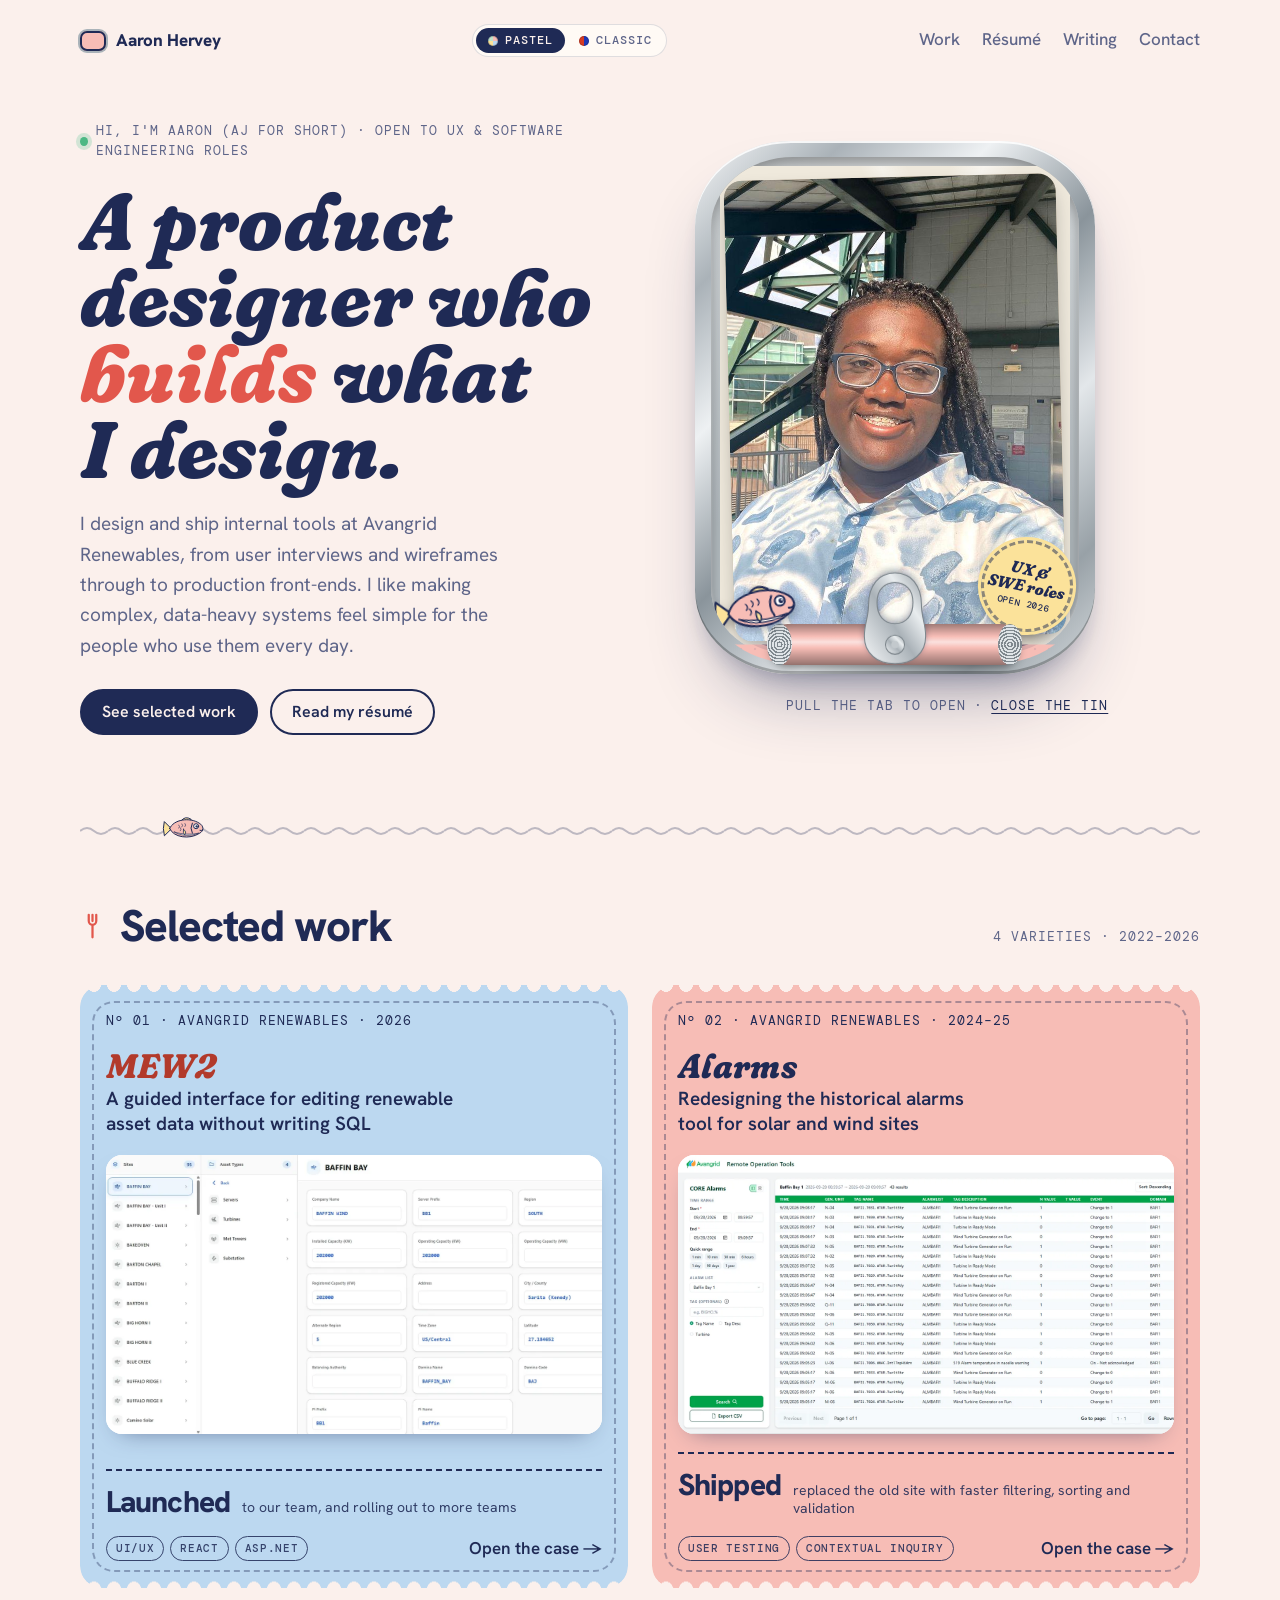
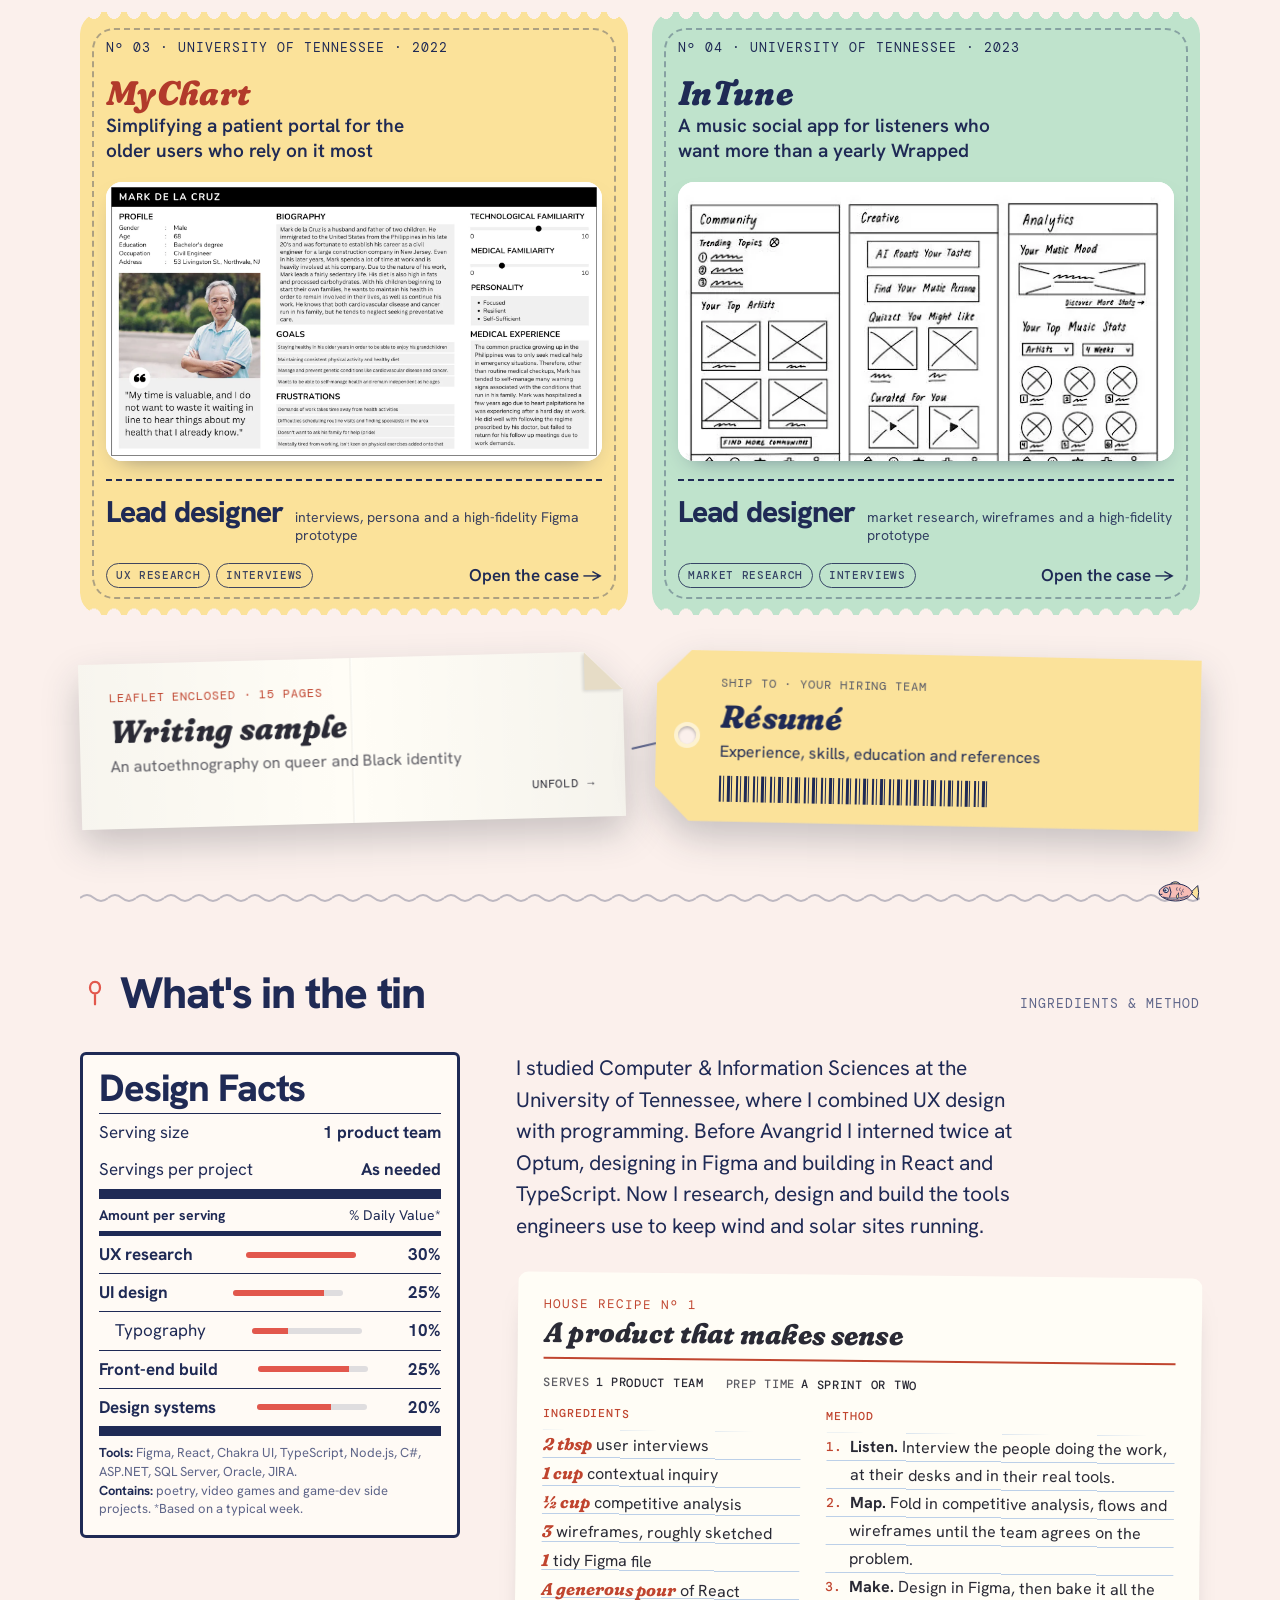
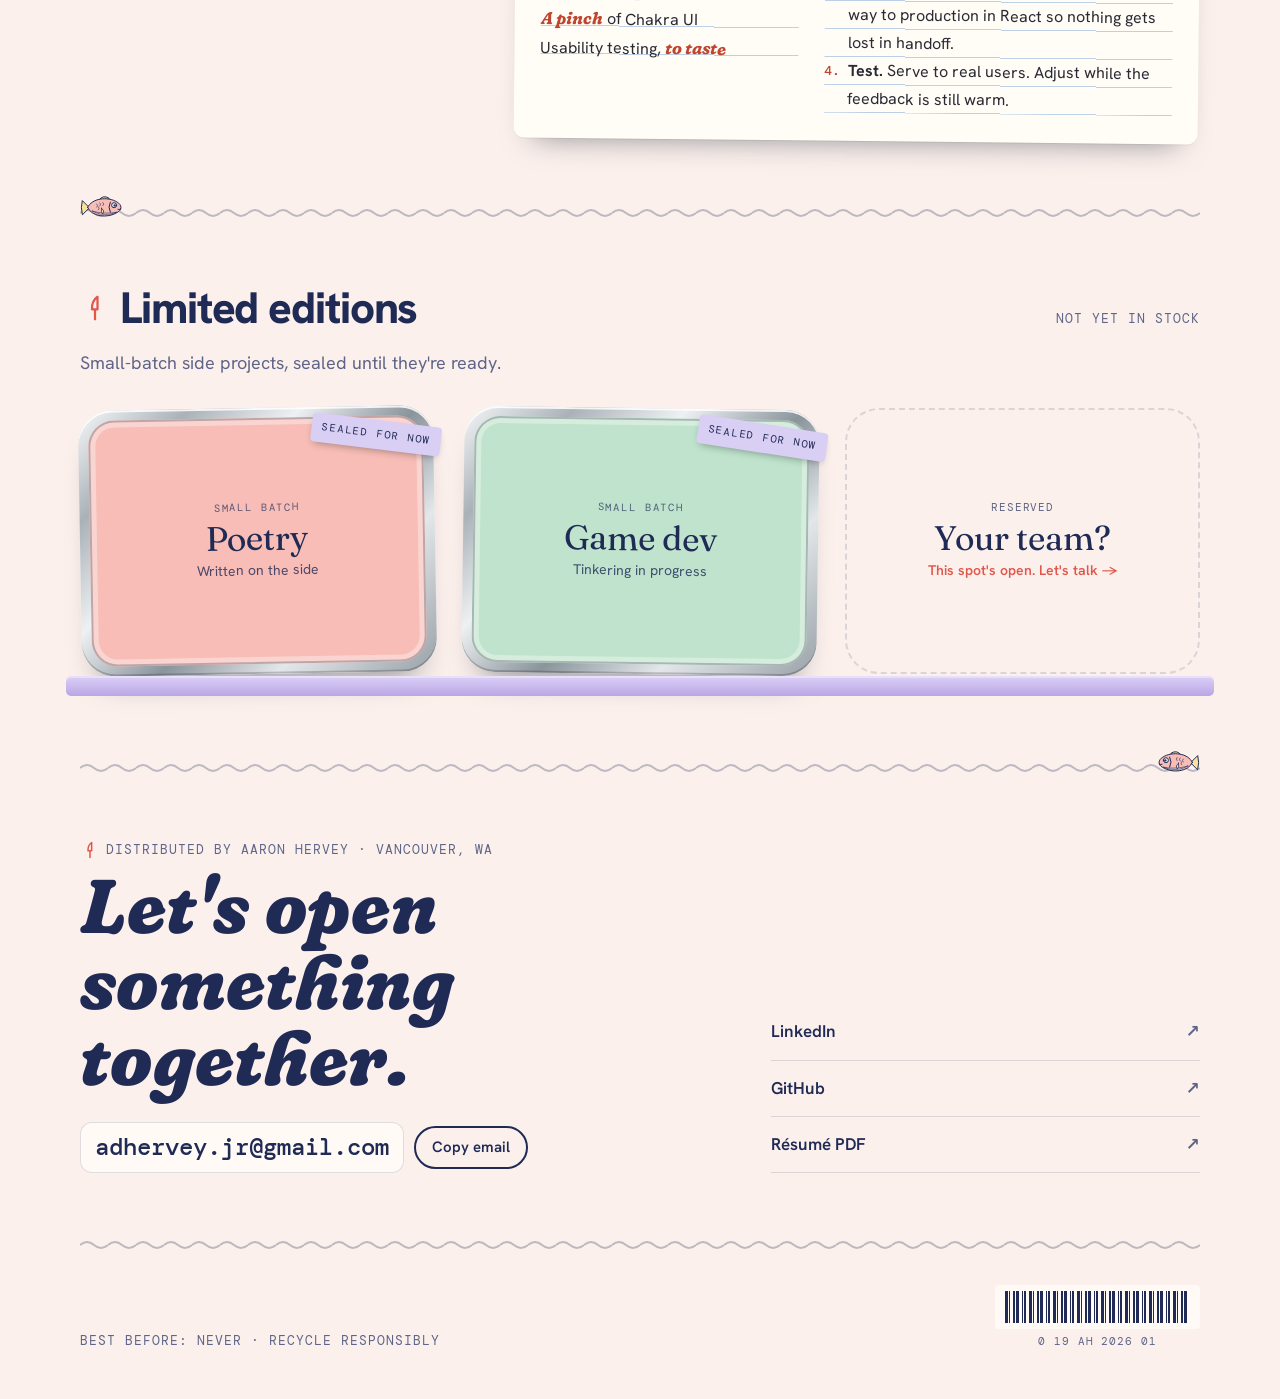
<file: index.html>
<!doctype html>
<html lang="en">
<head>
<meta charset="utf-8">
<meta name="viewport" content="width=device-width, initial-scale=1, viewport-fit=cover">
<title>Aaron Hervey</title>
<meta name="description" content="Aaron (Aj) Hervey is a product designer and software engineer who builds what they design: UX research, interface design and React front-ends for data-heavy tools.">
<link rel="icon" href="favicon.svg" type="image/svg+xml">
<link rel="apple-touch-icon" href="apple-touch-icon.png">
<meta name="theme-color" content="#FBF0EC">
<!-- Link previews. SITE_URL must be the live address; update it if the site moves. -->
<meta property="og:type" content="website">
<meta property="og:site_name" content="Aaron Hervey">
<meta property="og:title" content="Aaron Hervey · Product Designer">
<meta property="og:description" content="A product designer and software engineer who builds what I design. Case studies, résumé and writing, packed in a tin.">
<meta property="og:url" content="https://ahervey.dev/">
<meta property="og:image" content="https://ahervey.dev/og-image.png">
<meta property="og:image:width" content="1200">
<meta property="og:image:height" content="630">
<meta property="og:image:alt" content="Aaron Hervey's photo inside an open sardine tin, beside the line: a product designer who builds what I design.">
<meta name="twitter:card" content="summary_large_image">
<!-- Visit counts: put your GoatCounter code here (e.g. "ahervey") to turn them on. -->
<meta name="goatcounter" content="ahervey">
<link rel="preconnect" href="https://fonts.googleapis.com">
<link rel="preconnect" href="https://fonts.gstatic.com" crossorigin>
<link rel="stylesheet" href="https://fonts.googleapis.com/css2?family=Fraunces:ital,opsz,wght,SOFT,WONK@1,9..144,700..900,0..100,0..1&family=Shrikhand&family=Hanken+Grotesk:wght@400;500;600;700;800&family=DM+Mono:wght@400;500&display=swap">
<link rel="stylesheet" href="styles.css?v=202610020926">
<link rel="stylesheet" href="theme-pastel.css?v=202610020926" id="pastel-css">
<script>try{if(localStorage.getItem('tin-style')==='classic'){document.getElementById('pastel-css').disabled=true;document.documentElement.dataset.style='classic'}}catch(e){}</script>
</head>
<body>
<a class="skip" href="#main">Skip to content</a>
<svg class="sprite" aria-hidden="true" focusable="false">
  <symbol id="fish" viewBox="0 0 120 70">
    <g stroke-linecap="round" stroke-linejoin="round" style="stroke:var(--fish-line);stroke-width:2.6">
      <path d="M24 35 L6 17 Q1 35 6 53 Z" style="fill:var(--fish-fin)"/>
      <path d="M50 15 Q60 1 76 11 L72 16 Z" style="fill:var(--fish-fin)"/>
      <path d="M20 35 C30 11 72 5 97 21 C109 28 111 41 97 48 C72 64 30 59 20 35 Z" style="fill:var(--fish-body)"/>
      <path d="M32 44 C48 55 76 56 96 47 C78 51 52 51 32 44 Z" style="fill:var(--fish-belly);stroke-width:1.6"/>
      <path d="M79 21 Q72 34 79 47" fill="none"/>
      <path d="M56 37 Q66 44 59 52 Q54 46 56 37 Z" style="fill:var(--fish-fin);stroke-width:2"/>
      <path d="M44 26 q4 4 0 8 M52 23 q4 4 0 8 M60 22 q4 4 0 8 M48 33 q4 4 0 8" fill="none" style="stroke-width:1.6"/>
      <circle cx="89" cy="29" r="6.5" style="fill:var(--fish-eye,#fff)"/>
      <circle cx="90.5" cy="29.5" r="3.2" style="fill:var(--fish-line);stroke:none"/>
      <circle cx="91.7" cy="28.2" r="1.1" style="fill:#fff;stroke:none"/>
      <path d="M99 40 Q103 42 106 38" fill="none"/>
    </g>
  </symbol>
  <symbol id="fork" viewBox="0 0 24 24"><path d="M7 3v5a3 3 0 0 0 6 0V3M10 3v5M10 11v10" fill="none" stroke="currentColor" stroke-width="1.8" stroke-linecap="round" stroke-linejoin="round"/></symbol>
  <symbol id="spoon" viewBox="0 0 24 24"><path d="M12 3c-2.6 0-4 2.3-4 4.8S9.6 12.3 12 12.3s4-1.9 4-4.5S14.6 3 12 3zM12 12.3V21" fill="none" stroke="currentColor" stroke-width="1.8" stroke-linecap="round" stroke-linejoin="round"/></symbol>
  <symbol id="knife" viewBox="0 0 24 24"><path d="M14 3c-3.5 2.5-4.6 6.5-4.4 10H14zM12 13v8" fill="none" stroke="currentColor" stroke-width="1.8" stroke-linecap="round" stroke-linejoin="round"/></symbol>
</svg>
<div class="wrap">
  <nav aria-label="Main">
    <a class="brand" href="#top"><i></i>Aaron Hervey</a>
    <div class="style-switch" role="group" aria-label="Packaging style">
      <button type="button" data-style="pastel" aria-pressed="true"><i></i>Pastel</button>
      <button type="button" data-style="classic" aria-pressed="false"><i></i>Classic</button>
    </div>
    <div class="nav-links">
      <a href="#work" data-cases="mew2 oracle mychart intune">Work</a>
      <a href="#resume">Résumé</a>
      <a href="#writing">Writing</a>
      <a href="#contact">Contact</a>
    </div>
  </nav>

  <!-- ===================== HOME ===================== -->
  <main id="main" tabindex="-1">
  <div data-view="home">
    <header class="hero" id="top">
      <div class="hero-copy">
        <span class="status mono"><b></b>Hi, I'm Aaron (Aj for short) · Open to UX &amp; software engineering roles</span>
        <h1>A product designer who <em>builds</em> what I design.</h1>
        <p class="lede">I design and ship internal tools at Avangrid Renewables, from user interviews and wireframes through to production front-ends. I like making complex, data-heavy systems feel simple for the people who use them every day.</p>
        <div class="ctas">
          <a class="btn primary" href="#work">See selected work</a>
          <a class="btn" href="#resume">Read my résumé</a>
        </div>
      </div>
      <div>
        <div class="stage" id="stage">
          <div class="tin" id="tin">
            <div class="tray">
              <div class="liner"></div>
              <svg class="tray-fish" aria-hidden="true"><use href="#fish"/></svg>
              <div class="photo"><img src="img/aj.jpg" alt="Aaron Hervey smiling in glasses and a blue patterned shirt" width="660" height="880" decoding="async" fetchpriority="high"></div>
              <div class="sticker" aria-hidden="true">UX &amp;<br>SWE roles<small>Open 2026</small></div>
            </div>
            <div class="lid-wrap">
              <div class="lid-clip">
                <div class="lid" id="lid" aria-hidden="true">
                  <i class="emboss" aria-hidden="true"></i>
                  <div class="sparkles"><i style="top:18%;left:12%">✦</i><i style="top:30%;right:12%;font-size:13px">✦</i><i style="top:66%;left:14%;font-size:12px">✦</i><i style="top:70%;right:15%">✦</i></div>
                  <span class="mono est">Est. 2019 · Knoxville, TN</span>
                  <svg class="arch" viewBox="0 0 260 46" aria-hidden="true"><path id="lid-arc" d="M14 42 A270 270 0 0 1 246 42" fill="none"/><text><textPath href="#lid-arc" startOffset="50%" text-anchor="middle">Est. 2019 · Knoxville, TN</textPath></text></svg>
                  <div class="lid-mid">
                    <span class="mono" style="color:var(--print-cream);opacity:.8">Finest quality</span>
                    <div class="lid-name">Aaron<br>Hervey</div>
                    <span class="banner">Product Design</span>
                    <div class="school">
                      <svg viewBox="0 0 24 24"><path d="M5 2l14 11-6.2.9 3.7 7.4-2.8 1.4-3.7-7.5L5 19z" fill="currentColor"/></svg>
                      <svg viewBox="0 0 24 24"><path d="M5 2l14 11-6.2.9 3.7 7.4-2.8 1.4-3.7-7.5L5 19z" fill="currentColor"/></svg>
                      <svg viewBox="0 0 24 24"><path d="M5 2l14 11-6.2.9 3.7 7.4-2.8 1.4-3.7-7.5L5 19z" fill="currentColor"/></svg>
                    </div>
                  </div>
                  <span class="mono">Designed &amp; built in Vancouver, WA</span>
                </div>
              </div>
              <div class="roll">
                <div class="key" id="key" role="slider" tabindex="0" aria-label="Tin lid" aria-valuemin="0" aria-valuemax="100" aria-valuenow="0" aria-valuetext="Closed">
                  <span class="stem"></span><span class="ring"></span>
                </div>
                <div class="pull-ring" id="pull-ring" role="slider" tabindex="0" aria-label="Tin lid pull tab" aria-valuemin="0" aria-valuemax="100" aria-valuenow="0" aria-valuetext="Closed">
                  <svg viewBox="0 0 70 90" aria-hidden="true"><defs><linearGradient id="tab-metal" x1="0" y1="0" x2="1" y2="1"><stop offset="0" stop-color="#f6f8f9"/><stop offset=".45" stop-color="#aab2b8"/><stop offset=".7" stop-color="#e9edef"/><stop offset="1" stop-color="#8a939a"/></linearGradient></defs><path fill-rule="evenodd" fill="url(#tab-metal)" stroke="#7d868c" d="M35 2C52 2 64 12 64 28c0 12-4 18-4 30 0 18-10 30-25 30S10 76 10 58c0-12-4-18-4-30C6 12 18 2 35 2zm0 38c-11 0-17 8-17 20s7 19 17 19 17-7 17-19-6-20-17-20z"/><circle cx="35" cy="20" r="9" fill="url(#tab-metal)" stroke="#7d868c"/><circle cx="35" cy="20" r="3.5" fill="#c3c9cd"/></svg>
                </div>
              </div>
            </div>
          </div>
        </div>
        <p class="hint mono"><span class="hint-key">Drag the key to open</span><span class="hint-tab">Pull the tab to open</span> · <button type="button" id="toggle">Open the tin</button></p>
      </div>
    </header>

    <section class="home-sec" id="work">
      <div class="sec-head"><h2><svg class="utensil" aria-hidden="true"><use href="#fork"/></svg>Selected work</h2><span class="mono">4 varieties · 2022–2026</span></div>
      <div class="varieties">
        <a class="variety v-blue" href="#mew2">
          <span class="mono">Nº 01 · Avangrid Renewables · 2026</span>
          <div><div class="flavor">MEW2</div><h3>A guided interface for editing renewable asset data without writing SQL</h3></div>
          <div class="thumb"><img src="img/mew2_5.webp" alt="MEW2 data explorer showing the Baffin Bay wind farm and its attributes" loading="lazy" width="1600" height="706" decoding="async"></div>
          <div class="result"><strong>Launched</strong><span>to our team, and rolling out to more teams</span></div>
          <div class="v-foot"><div class="tags"><span>UI/UX</span><span>React</span><span>ASP.NET</span></div><b>Open the case →</b></div>
        </a>
        <a class="variety v-red" href="#oracle">
          <span class="mono">Nº 02 · Avangrid Renewables · 2024–25</span>
          <div><div class="flavor">Alarms</div><h3>Redesigning the historical alarms tool for solar and wind sites</h3></div>
          <div class="thumb"><img src="img/oracle_2.webp" alt="Redesigned CORE Alarms results table with a query panel on the left" loading="lazy" width="1600" height="792" decoding="async"></div>
          <div class="result"><strong>Shipped</strong><span>replaced the old site with faster filtering, sorting and validation</span></div>
          <div class="v-foot"><div class="tags"><span>User testing</span><span>Contextual inquiry</span></div><b>Open the case →</b></div>
        </a>
        <a class="variety v-butter" href="#mychart">
          <span class="mono">Nº 03 · University of Tennessee · 2022</span>
          <div><div class="flavor">MyChart</div><h3>Simplifying a patient portal for the older users who rely on it most</h3></div>
          <div class="thumb"><img src="img/mychart_0.webp" alt="User persona for Mark de la Cruz, a 68-year-old retired engineer" loading="lazy" width="1600" height="900" decoding="async"></div>
          <div class="result"><strong>Lead designer</strong><span>interviews, persona and a high-fidelity Figma prototype</span></div>
          <div class="v-foot"><div class="tags"><span>UX research</span><span>Interviews</span></div><b>Open the case →</b></div>
        </a>
        <a class="variety v-green" href="#intune">
          <span class="mono">Nº 04 · University of Tennessee · 2023</span>
          <div><div class="flavor">InTune</div><h3>A music social app for listeners who want more than a yearly Wrapped</h3></div>
          <div class="thumb"><img src="img/intune_1.webp" alt="Hand-drawn wireframes for InTune's community, creative and analytics screens" loading="lazy" width="512" height="320" decoding="async"></div>
          <div class="result"><strong>Lead designer</strong><span>market research, wireframes and a high-fidelity prototype</span></div>
          <div class="v-foot"><div class="tags"><span>Market research</span><span>Interviews</span></div><b>Open the case →</b></div>
        </a>
      </div>
      <div class="shelf">
        <a class="shelf-item shelf-leaflet" href="#writing">
          <div class="leaflet-face">
            <span class="mono">Leaflet enclosed · 15 pages</span>
            <b class="shelf-title">Writing sample</b>
            <span class="shelf-sub">An autoethnography on queer and Black identity</span>
            <span class="mono shelf-cta">Unfold →</span>
          </div>
        </a>
        <a class="shelf-item shelf-tag" href="#resume">
          <div class="tag-face">
            <i class="tag-hole" aria-hidden="true"></i>
            <span class="mono">Ship to · Your hiring team</span>
            <b class="shelf-title">Résumé</b>
            <span class="shelf-sub">Experience, skills, education and references</span>
            <i class="rc-bars" aria-hidden="true"></i>
          </div>
        </a>
      </div>
    </section>

    <section class="home-sec" id="about">
      <div class="sec-head"><h2><svg class="utensil" aria-hidden="true"><use href="#spoon"/></svg>What's in the tin</h2><span class="mono">Ingredients &amp; method</span></div>
      <div class="facts-grid">
        <div>
          <div class="facts" role="group" aria-label="Design facts">
            <h3>Design Facts</h3>
            <div class="row plain"><span>Serving size</span><b>1 product team</b></div>
            <div class="row thick"><span>Servings per project</span><b>As needed</b></div>
            <div class="row mid"><b>Amount per serving</b><span>% Daily Value*</span></div>
            <div class="row"><b class="label">UX research</b><span class="meter"><i style="width:100%"></i></span><b>30%</b></div>
            <div class="row"><b class="label">UI design</b><span class="meter"><i style="width:83%"></i></span><b>25%</b></div>
            <div class="row"><span class="label ind">Typography</span><span class="meter"><i style="width:33%"></i></span><b>10%</b></div>
            <div class="row"><b class="label">Front-end build</b><span class="meter"><i style="width:83%"></i></span><b>25%</b></div>
            <div class="row thick"><b class="label">Design systems</b><span class="meter"><i style="width:67%"></i></span><b>20%</b></div>
            <small><b>Tools:</b> Figma, React, Chakra UI, TypeScript, Node.js, C#, ASP.NET, SQL Server, Oracle, JIRA.<br><b>Contains:</b> poetry, video games and game-dev side projects. *Based on a typical week.</small>
          </div>
        </div>
        <div>
          <p class="about">I studied Computer &amp; Information Sciences at the University of Tennessee, where I combined UX design with programming. Before Avangrid I interned twice at Optum, designing in Figma and building in React and TypeScript. Now I research, design and build the tools engineers use to keep wind and solar sites running.</p>
          <section class="card recipe-card" aria-label="House recipe">
            <header><span class="mono">House recipe Nº 1</span><h3>A product that makes sense</h3></header>
            <dl class="card-meta"><div><dt>Serves</dt><dd>1 product team</dd></div><div><dt>Prep time</dt><dd>A sprint or two</dd></div></dl>
            <div class="recipe-cols">
              <div>
                <h4 class="mono">Ingredients</h4>
                <ul class="ingredients">
                  <li><b>2 tbsp</b> user interviews</li>
                  <li><b>1 cup</b> contextual inquiry</li>
                  <li><b>½ cup</b> competitive analysis</li>
                  <li><b>3</b> wireframes, roughly sketched</li>
                  <li><b>1</b> tidy Figma file</li>
                  <li><b>A generous pour</b> of React</li>
                  <li><b>A pinch</b> of Chakra UI</li>
                  <li>Usability testing, <b>to taste</b></li>
                </ul>
              </div>
              <div>
                <h4 class="mono">Method</h4>
                <ol class="method">
                  <li><b>Listen.</b> Interview the people doing the work, at their desks and in their real tools.</li>
                  <li><b>Map.</b> Fold in competitive analysis, flows and wireframes until the team agrees on the problem.</li>
                  <li><b>Make.</b> Design in Figma, then bake it all the way to production in React so nothing gets lost in handoff.</li>
                  <li><b>Test.</b> Serve to real users. Adjust while the feedback is still warm.</li>
                </ol>
              </div>
            </div>
          </section>
        </div>
      </div>
    </section>
    <section class="home-sec" id="editions">
      <div class="sec-head"><h2><svg class="utensil" aria-hidden="true"><use href="#knife"/></svg>Limited editions</h2><span class="mono">Not yet in stock</span></div>
      <p class="editions-intro">Small-batch side projects, sealed until they're ready.</p>
      <div class="editions">
        <div class="mini-tin t-pink">
          <div class="mini-lid"><span class="mono">Small batch</span><b>Poetry</b><span class="mini-sub">Written on the side</span></div>
          <span class="seal mono">Sealed for now</span>
        </div>
        <div class="mini-tin t-mint">
          <div class="mini-lid"><span class="mono">Small batch</span><b>Game dev</b><span class="mini-sub">Tinkering in progress</span></div>
          <span class="seal mono">Sealed for now</span>
        </div>
        <a class="mini-tin t-open" href="#contact">
          <div class="mini-lid"><span class="mono">Reserved</span><b>Your team?</b><span class="mini-sub">This spot's open. Let's talk →</span></div>
        </a>
      </div>
    </section>
  </div>

  <!-- ===================== MEW2 ===================== -->
  <article data-view="mew2" data-title="MEW2 Web Interface" hidden>
    <a class="back-link mono" href="#work">← All work</a>
    <header class="case-hero v-blue">
      <span class="mono">Nº 01 · Avangrid Renewables · June – August 2026</span>
      <div class="flavor">MEW2</div>
      <h1>A guided interface for editing renewable asset data without writing SQL</h1>
      <p class="summary">MEW2 sits on top of our SQL Server databases so teams across Avangrid can maintain sites, devices and certificates through forms and a browsable tree instead of raw queries.</p>
    </header>
    <dl class="glance">
      <div><dt>Role</dt><dd>Designer &amp; developer (solo)</dd></div>
      <div><dt>Timeline</dt><dd>June – August 2026</dd></div>
      <div><dt>Collaborators</dt><dd>My manager</dd></div>
      <div><dt>Tools</dt><dd>React, Chakra UI, ASP.NET, Entity Framework, SQL Server</dd></div>
      <div class="outcome"><dt>Outcome</dt><dd>Launched to our team. It replaces direct SQL edits with a guided interface and is rolling out to more teams.</dd></div>
    </dl>
    <div class="case-body">
      <aside class="toc" aria-label="Contents"><span class="mono">Contents</span></aside>
      <div>
        <section class="case-sec" data-toc="Overview">
          <h2>Overview</h2>
          <div class="prose">
            <p>I was asked to build a website that works as an interface to our SQL Server, so people could change the database without touching SQL. The goal was to let several teams across the company maintain and update our renewable inventory and its data themselves.</p>
            <p>I was both the designer and the developer. I built an ASP.NET back-end that uses Entity Framework to make changes without raw SQL, and a React front-end with four main areas:</p>
            <ul>
              <li><b>Farms:</b> our renewable sites and all of their devices.</li>
              <li><b>Certificates:</b> the certificates tied to each site.</li>
              <li><b>History:</b> what was created or modified, by whom and when.</li>
              <li><b>Asset management:</b> forms for creating new devices of each type directly in the database.</li>
            </ul>
          </div>
          <div class="chips"><span>Website</span><span>C# / ASP.NET back-end</span><span>React front-end</span></div>
          <section class="card recipe-card case-recipe" aria-label="Recipe for MEW2, from scratch">
            <header><span class="mono">Recipe card · Nº 01</span><h3>MEW2, from scratch</h3></header>
            <dl class="card-meta"><div><dt>Serves</dt><dd>Teams across Avangrid</dd></div><div><dt>Prep time</dt><dd>3 months</dd></div></dl>
            <div class="recipe-cols">
              <div>
                <h4 class="mono">Ingredients</h4>
                <ul class="ingredients">
                  <li><b>1 cup</b> competitive analysis (Dribbble &amp; Contra)</li>
                  <li><b>2 tbsp</b> manager feedback, every iteration</li>
                  <li><b>1</b> ASP.NET back-end</li>
                  <li><b>A splash</b> of Entity Framework</li>
                  <li>React &amp; Chakra UI, <b>to taste</b></li>
                  <li><b>2</b> Miller columns, no more</li>
                </ul>
              </div>
              <div>
                <h4 class="mono">Method</h4>
                <ol class="method">
                  <li><b>Study.</b> Compare dashboards that hold lots of nested data.</li>
                  <li><b>Sketch.</b> A sidebar of sites that opens into their devices.</li>
                  <li><b>Build.</b> Edits that wait in a pending-changes panel until you commit.</li>
                  <li><b>Review.</b> Walk each build through with my manager, then iterate.</li>
                </ol>
              </div>
            </div>
          </section>
        </section>

        <section class="case-sec" data-toc="The problem">
          <h2>The problem</h2>
          <div class="problem">
            <span class="mono">Key question</span>
            <q>What's the best way to display and surface this information?</q>
            <p>Every designer wrestles with how an interface should look, but here the bigger question was how to surface a lot of information so it makes sense to a first-time user. That mattered most on the Farms page, which holds sites, turbines, pads and many other devices.</p>
          </div>
        </section>

        <section class="case-sec" data-toc="Research">
          <h2>Research</h2>
          <div class="prose">
            <h3>Competitive analysis</h3>
            <p>MEW2 is an asset management dashboard, so I started by studying similar dashboards on Dribbble and Contra. I looked at how they organize large amounts of information and how people move between a high-level overview and specific details.</p>
            <p>One pattern kept coming up: a persistent sidebar for hierarchical navigation. I adapted it so the sidebar lists each site, and clicking a site opens its child items. People can start at the top level and narrow down to exactly what they need without leaving the page or losing context.</p>
            <h3>Feedback loop</h3>
            <p>MEW2 was a brand-new tool, so there were no existing users to interview. Instead I reviewed each iteration with my manager, who represented the teams that would use it, and folded his feedback into the next build.</p>
          </div>
        </section>

        <section class="case-sec" data-toc="Key features">
          <h2>Key features</h2>
          <div class="features">
            <div><h3>Review before you commit</h3><p>Edits collect in a pending-changes panel. A global indicator shows unsaved work on every tab, and people can review each change, then commit or undo it.</p></div>
            <div><h3>Miller column navigation</h3><p>Like macOS Finder: sites in the first column, their children in a second, capped at two columns with a back button so the layout never sprawls.</p></div>
            <div><h3>Validated asset creation</h3><p>One form that changes its fields by asset type, marks required fields, and says clearly whether the asset was created or what still needs fixing.</p></div>
            <div><h3>History timeline</h3><p>Cards that show what was created or changed, by whom, and when.</p></div>
            <div><h3>Tabs instead of pages</h3><p>A button group swaps content in place instead of reloading the site, so moving between views feels instant.</p></div>
            <div><h3>Light and dark mode</h3><p>A toggle so people can match the interface to their environment and preference.</p></div>
          </div>
        </section>

        <section class="case-sec" data-toc="Engineering">
          <h2>Engineering for the interface</h2>
          <div class="prose">
            <p>I chose React for the front-end because it was the framework I knew best, which let me move faster on the interface while keeping the server in the .NET stack the team already used.</p>
            <p>On the server, one thin API controller hands work to a service layer split into small files by job: creation, attribute updates, batch saves, search and the asset catalog. Because the database stores many assets as generic attribute records, I wrote mapping layers that translate between the field names people see and the columns underneath, and convert text input into the right data types before saving.</p>
            <p>On the front-end, logic lives in custom hooks such as <code>useAssetCatalog</code>, <code>useAttributeEditor</code> and <code>useGlobalSearch</code>. Every server call goes through one API module with shared error handling, retries with backoff and request cancellation, so a slow connection never leaves the UI in a broken state. A global search bar highlights matching text so people can jump straight to an asset.</p>
          </div>
          <blockquote class="pull"><p>Small decisions like an input type can quietly damage data. I now think about validation and field types as a UX problem, not just a back-end one.</p><cite>Lesson learned: a zip code field set as a number input was silently dropping leading zeros.</cite></blockquote>
        </section>

        <section class="case-sec" data-toc="Screens">
          <h2>Screens</h2>
          <div class="gallery">
            <figure class="wide"><button class="shot" type="button"><img src="img/mew2_4.webp" alt="Farm attributes being edited, with a changed field highlighted and a pending-changes badge" loading="lazy" width="1600" height="787" decoding="async"></button><figcaption>Editing a farm. Changed fields are highlighted and the header shows how many edits are waiting to be committed.</figcaption></figure>
            <figure><button class="shot" type="button"><img src="img/mew2_9.webp" alt="Review pending changes panel comparing old and new values" loading="lazy" width="1600" height="788" decoding="async"></button><figcaption>Reviewing pending changes side by side before committing them in one batch.</figcaption></figure>
            <figure><button class="shot" type="button"><img src="img/mew2_1.webp" alt="Inspector panel for a server asset" loading="lazy" width="1600" height="788" decoding="async"></button><figcaption>The inspector for a single server, opened from the second column.</figcaption></figure>
            <figure><button class="shot" type="button"><img src="img/mew2_2.webp" alt="Create a new asset form with asset type options" loading="lazy" width="1600" height="708" decoding="async"></button><figcaption>One creation form that adapts its fields to the asset type.</figcaption></figure>
            <figure><button class="shot" type="button"><img src="img/mew2_7.webp" alt="Create asset form showing a validation error" loading="lazy" width="1600" height="789" decoding="async"></button><figcaption>Validation explains what's missing before anything reaches the database.</figcaption></figure>
            <figure><button class="shot" type="button"><img src="img/mew2_3.webp" alt="Activity history showing an updated server with old and new values" loading="lazy" width="1600" height="784" decoding="async"></button><figcaption>Activity history: what changed, who changed it and when.</figcaption></figure>
            <figure><button class="shot" type="button"><img src="img/mew2_6.webp" alt="Certificates tab with certificate details" loading="lazy" width="1600" height="789" decoding="async"></button><figcaption>The Certificates tab.</figcaption></figure>
            <figure class="wide"><button class="shot" type="button"><img src="img/mew2_8.webp" alt="MEW2 data explorer in dark mode" loading="lazy" width="1600" height="789" decoding="async"></button><figcaption>Dark mode.</figcaption></figure>
            <figure><button class="shot" type="button"><img src="img/mew2_0.webp" alt="Empty data explorer prompting to select an asset" loading="lazy" width="1600" height="787" decoding="async"></button><figcaption>The starting state asks you to pick an asset from the sidebar.</figcaption></figure>
            <figure><button class="shot" type="button"><img src="img/mew2_5.webp" alt="Baffin Bay site attributes" loading="lazy" width="1600" height="706" decoding="async"></button><figcaption>A site's attributes laid out as labeled fields.</figcaption></figure>
          </div>
        </section>

        <section class="case-sec" data-toc="Takeaways">
          <h2>Takeaways</h2>
          <div class="takeaway">
            <div class="prose"><p>The tool was needed urgently, so there was no separate prototyping phase. I designed as I built, shipped working versions quickly and iterated on my manager's feedback. I'm proud of how well it surfaces information and explains things people can miss, like what a certificate is or whether a site is solar or wind.</p></div>
            <div class="printer" aria-label="Takeaways receipt">
          <div class="slot" aria-hidden="true"></div>
          <div class="receipt-clip"><div class="receipt-wrap"><div class="receipt">
            <div class="rc-head"><span class="rc-brand">Aaron Hervey Goods</span><span>Vancouver, WA</span><span>Takeaways receipt</span></div>
            <div class="rc-meta"><span>Order</span><span>Nº 01 · MEW2</span><span>Date</span><span>Aug 2026</span><span>Cashier</span><span>Aaron</span></div>
            <ul class="rc-items">
              <li><span class="rc-line"><span>Entity Framework</span><span>Learned</span></span><span class="rc-note">New to me; the CORE Alarms build gave me a head start.</span></li>
              <li><span class="rc-line"><span>Design while building</span><span>1x</span></span><span class="rc-note">No time for a prototyping phase, so the build was the prototype.</span></li>
              <li><span class="rc-line"><span>Feedback loops</span><span>Weekly</span></span><span class="rc-note">Each iteration reviewed with my manager.</span></li>
            </ul>
            <p class="rc-sub">Backordered</p>
            <ul class="rc-items">
              <li><span class="rc-line"><span>SQL audit table</span><span>Pending</span></span><span class="rc-note">History lives in the browser for now.</span></li>
              <li><span class="rc-line"><span>Solar pad assets</span><span>Pending</span></span><span class="rc-note">Waiting on the solar and wind teams.</span></li>
            </ul>
            <div class="rc-total"><span class="rc-line"><span>Total</span><span>Launched</span></span><span class="rc-note">Rolling out to more teams.</span></div>
            <div class="rc-foot"><svg class="rc-fish" aria-hidden="true"><use href="#fish"/></svg><span>Next visit: usability tests, more teams, bolder visuals</span><span>Thank you for visiting</span><i class="rc-bars"></i><span>Keep this receipt</span></div>
          </div></div></div>
        </div>
          </div>
        
      </div>
    </div>
    <a class="next v-red" href="#oracle"><div><span class="mono">Next variety · Nº 02</span><div class="flavor">Alarms</div></div><span class="arrow" aria-hidden="true">→</span></a>
  </article>

  <!-- ===================== ORACLE ALARMS ===================== -->
  <article data-view="oracle" data-title="Oracle Alarms Redesign" hidden>
    <a class="back-link mono" href="#work">← All work</a>
    <header class="case-hero v-red">
      <span class="mono">Nº 02 · Avangrid Renewables · August 2024 – February 2025</span>
      <div class="flavor">Alarms</div>
      <h1>Redesigning the historical alarms tool for our solar and wind sites</h1>
      <p class="summary">CORE Alarms lets engineers query Oracle for the alarm history of any site or front-end machine. I redesigned and rebuilt it on my own, from wireframe to a shipped React and Node.js app.</p>
    </header>
    <dl class="glance">
      <div><dt>Role</dt><dd>Sole designer &amp; developer</dd></div>
      <div><dt>Timeline</dt><dd>August 2024 – February 2025</dd></div>
      <div><dt>Collaborators</dt><dd>My manager, teammates and site users</dd></div>
      <div><dt>Tools</dt><dd>Figma, React, Chakra UI, Node.js, Oracle</dd></div>
      <div class="outcome"><dt>Outcome</dt><dd>Shipped. Replaced the old alarms site with faster filtering, sorting, input validation and a refreshed visual design.</dd></div>
    </dl>
    <div class="case-body">
      <aside class="toc" aria-label="Contents"><span class="mono">Contents</span></aside>
      <div>
        <section class="case-sec" data-toc="Overview">
          <h2>Overview</h2>
          <div class="prose">
            <p>My manager, Godfrey, looked for a project where I could put my UI/UX skills to work, and landed on the Oracle Alarms tool. It queries our Oracle database so people can view historical alarm data for a specific site or front-end machine (FE).</p>
            <p>The rebuild was planned in Angular, but I moved it to React, which I knew best, and wrote the back-end in Node.js. As the sole designer and developer I:</p>
            <ul>
              <li>Wireframed the direction for the redesign.</li>
              <li>Built the site in React, following guidelines from Godfrey and Stephen on my team.</li>
              <li>Found users to interview about the old site, the redesign and the features they wanted.</li>
            </ul>
          </div>
          <div class="chips"><span>Node.js back-end</span><span>React front-end</span><span>Improved visual experience</span></div>
          <section class="card recipe-card case-recipe" aria-label="Recipe for Alarms, refreshed">
            <header><span class="mono">Recipe card · Nº 02</span><h3>Alarms, refreshed</h3></header>
            <dl class="card-meta"><div><dt>Serves</dt><dd>Engineers across the fleet</dd></div><div><dt>Prep time</dt><dd>Aug 2024 – Feb 2025</dd></div></dl>
            <div class="recipe-cols">
              <div>
                <h4 class="mono">Ingredients</h4>
                <ul class="ingredients">
                  <li><b>1 cup</b> contextual inquiry</li>
                  <li><b>½ cup</b> dashboard research</li>
                  <li><b>1</b> Oracle database</li>
                  <li><b>1</b> Node.js back-end</li>
                  <li>React &amp; Chakra UI, <b>generously</b></li>
                  <li><b>A pinch</b> of TanStack virtualization</li>
                  <li>Avangrid brand colors, <b>to taste</b></li>
                </ul>
              </div>
              <div>
                <h4 class="mono">Method</h4>
                <ol class="method">
                  <li><b>Listen.</b> Ask people what slows them down in the old site.</li>
                  <li><b>Wireframe.</b> Sketch a softer, more open layout.</li>
                  <li><b>Rebuild.</b> Move it to React with filtering, sorting and validation.</li>
                  <li><b>Test.</b> Stage it for users, fold in feedback, ship.</li>
                </ol>
              </div>
            </div>
          </section>
        </section>

        <section class="case-sec" data-toc="The problem">
          <h2>The problem</h2>
          <div class="problem">
            <span class="mono">Key question</span>
            <q>How can I make the UI feel more modern?</q>
            <p>A more modern look was a specific requirement, and I agreed with it: the old site's visual design was one of my own pain points as a user. The site worked, so it didn't strictly need more than a UI refresh, but research showed there was more worth fixing.</p>
          </div>
        </section>

        <section class="case-sec" data-toc="Research">
          <h2>Research</h2>
          <div class="prose">
            <h3>Looking at other dashboards</h3>
            <p>I studied dashboard designs to see which elements I wanted. What stood out were rounder type and buttons for a softer feel, brighter colors, and a less compact layout that feels more open.</p>
            <h3>What users told us</h3>
            <p>Contextual inquiry with people who use the tool surfaced three problems:</p>
          </div>
          <ul class="insights">
            <li>It felt slow, especially when a query returned a large dataset.</li>
            <li>It lacked proper sorting and filtering.</li>
            <li>Some things weren't explained, like what certain columns in the data meant.</li>
          </ul>
        </section>

        <section class="case-sec" data-toc="Key features">
          <h2>Key features</h2>
          <div class="features">
            <div><h3>Robust filtering</h3><p>Filter results by any unique value in a column, choose which columns to show, and sort ascending or descending.</p></div>
            <div><h3>Error validation</h3><p>Clear alerts when a query is incorrect, incomplete, or too large for the browser, with a prompt to export instead.</p></div>
            <div><h3>Small enhancements</h3><p>Query all sites at once, a tooltip that explains the optional Tag field, and date selectors for quicker, error-free queries.</p></div>
          </div>
        </section>

        <section class="case-sec" data-toc="Design details">
          <h2>Design details</h2>
          <div class="prose"><p>The interface uses one small visual vocabulary everywhere, defined in a Chakra theme, so new screens and the filter drawer read as part of the same page. I drew the colors from the Avangrid brand system.</p></div>
          <div class="swatches"><span><i style="background:#00A443"></i>#00A443 actions</span><span><i style="background:#00402A"></i>#00402A headings</span><span><i style="background:#E8F5EE"></i>#E8F5EE hover</span><span><i style="background:#F1F3F5"></i>#F1F3F5 page</span></div>
          <div class="decisions">
            <div><h3>Two layouts, remembered</h3><p>Split puts results beside a 290px query panel; Stacked puts a full-width query bar above them. The choice is saved per browser, and the page still works if storage is blocked.</p></div>
            <div><h3>Searchable site picker</h3><p>The alarm list has 100+ sites, so a long dropdown became a type-to-filter combobox with arrow-key and Enter support.</p></div>
            <div><h3>Filters that read as inputs</h3><p>Outlined boxes show "Any" or "N selected" and fill green once set, so active filters are visible at a glance.</p></div>
            <div><h3>Results stay on screen</h3><p>Editing the query doesn't clear the table. Only a new search replaces it.</p></div>
            <div><h3>Editable table view</h3><p>Niche columns are hidden by default, and people can choose which columns matter to them.</p></div>
            <div><h3>Quick date ranges</h3><p>Chakra has no millisecond time picker, so quick-range buttons sit under the date fields to reduce typing errors.</p></div>
            <div><h3>Fast menus</h3><p>Menu transitions went from 200ms to about 80ms, because filter menus get opened over and over.</p></div>
            <div><h3>A fixed table viewport</h3><p>The table scrolls inside a set area instead of stretching the page, and large datasets export to Excel.</p></div>
          </div>
        </section>

        <section class="case-sec" data-toc="Engineering">
          <h2>Engineering</h2>
          <div class="prose">
            <p>The front-end sends query parameters to the Node.js back-end, which assembles the Oracle query and returns results for rendering or export.</p>
            <p>The hard part was table rendering. Queries can return a huge amount of data, so I paginated the table and processed results in chunks to keep the main thread responsive. Filtering also slowed down as data grew, so I virtualized the filter lists with TanStack. Every option is a fixed 40px tall, with long values truncated and shown in full on hover. That fixed a bug where wrapped options overlapped.</p>
          </div>
        </section>

        <section class="case-sec" data-toc="Before &amp; after">
          <h2>Before &amp; after</h2>
          <div class="gallery">
            <span class="gallery-label mono">Before</span>
            <figure><button class="shot" type="button"><img src="img/oracle_0.webp" alt="The old CORE Alarms query form" loading="lazy" width="1600" height="858" decoding="async"></button><figcaption>The old query form.</figcaption></figure>
            <figure><button class="shot" type="button"><img src="img/oracle_1.webp" alt="The old CORE Alarms results table" loading="lazy" width="1600" height="858" decoding="async"></button><figcaption>The old results table.</figcaption></figure>
            <span class="gallery-label mono">After</span>
            <figure class="wide"><button class="shot" type="button"><img src="img/oracle_2.webp" alt="New split layout with query panel and results" loading="lazy" width="1600" height="792" decoding="async"></button><figcaption>Split layout: the query panel sits beside the results.</figcaption></figure>
            <figure><button class="shot" type="button"><img src="img/oracle_5.webp" alt="Filters and columns drawer open over the results" loading="lazy" width="1600" height="794" decoding="async"></button><figcaption>The Filters &amp; Columns drawer.</figcaption></figure>
            <figure><button class="shot" type="button"><img src="img/oracle_3.webp" alt="Results narrowed by an active filter chip" loading="lazy" width="1600" height="793" decoding="async"></button><figcaption>Active filters show as chips above the results.</figcaption></figure>
            <figure class="wide"><button class="shot" type="button"><img src="img/oracle_6.webp" alt="Stacked layout with a full-width query bar" loading="lazy" width="1600" height="794" decoding="async"></button><figcaption>Stacked layout: a full-width query bar above the results.</figcaption></figure>
            <figure><button class="shot" type="button"><img src="img/oracle_4.webp" alt="Validation error toast asking the user to select an alarm list" loading="lazy" width="1600" height="791" decoding="async"></button><figcaption>Validation catches an incomplete query.</figcaption></figure>
            <figure><button class="shot" type="button"><img src="img/oracle_7.webp" alt="Toast confirming the CSV was exported" loading="lazy" width="1600" height="791" decoding="async"></button><figcaption>Confirmation after exporting to CSV.</figcaption></figure>
          </div>
        </section>

        <section class="case-sec" data-toc="Takeaways">
          <h2>Takeaways</h2>
          <div class="takeaway">
            <div class="prose"><p>This was the first time I carried a project almost entirely on my own. I was out of practice with programming at first, but it came back faster than I expected. I'm grateful Godfrey found a project that matched my interests and gave me free rein with it.</p></div>
            <div class="printer" aria-label="Takeaways receipt">
          <div class="slot" aria-hidden="true"></div>
          <div class="receipt-clip"><div class="receipt-wrap"><div class="receipt">
            <div class="rc-head"><span class="rc-brand">Aaron Hervey Goods</span><span>Vancouver, WA</span><span>Takeaways receipt</span></div>
            <div class="rc-meta"><span>Order</span><span>Nº 02 · Alarms</span><span>Date</span><span>Feb 2025</span><span>Cashier</span><span>Aaron</span></div>
            <ul class="rc-items">
              <li><span class="rc-line"><span>First solo project</span><span>1x</span></span><span class="rc-note">Design and build, start to finish.</span></li>
              <li><span class="rc-line"><span>Programming skills</span><span>Restored</span></span><span class="rc-note">Rusty at first, back up to speed.</span></li>
              <li><span class="rc-line"><span>Free rein</span><span>Thanks, G.</span></span><span class="rc-note">A manager who matched the work to my interests.</span></li>
            </ul>
            <p class="rc-sub">Still on my list</p>
            <ul class="rc-items">
              <li><span class="rc-line"><span>UI polish</span><span>Ongoing</span></span></li>
              <li><span class="rc-line"><span>Faster filtering</span><span>Ongoing</span></span></li>
              <li><span class="rc-line"><span>Faster Oracle processing</span><span>Ongoing</span></span></li>
            </ul>
            <div class="rc-total"><span class="rc-line"><span>Total</span><span>Shipped</span></span><span class="rc-note">Not perfect, and proud of it anyway.</span></div>
            <div class="rc-foot"><svg class="rc-fish" aria-hidden="true"><use href="#fish"/></svg><span>Returns accepted as new ideas</span><span>Thank you for visiting</span><i class="rc-bars"></i><span>Keep this receipt</span></div>
          </div></div></div>
        </div>
          </div>
        
      </div>
    </div>
    <a class="next v-butter" href="#mychart"><div><span class="mono">Next variety · Nº 03</span><div class="flavor">MyChart</div></div><span class="arrow" aria-hidden="true">→</span></a>
  </article>

  <!-- ===================== MYCHART ===================== -->
  <article data-view="mychart" data-title="MyChart Redesign" hidden>
    <a class="back-link mono" href="#work">← All work</a>
    <header class="case-hero v-butter">
      <span class="mono">Nº 03 · University of Tennessee · August – December 2022</span>
      <div class="flavor">MyChart</div>
      <h1>Simplifying a patient portal for the older users who rely on it most</h1>
      <p class="summary">A redesign of the MyChart app with streamlined menus, a more useful dashboard, hospital maps, integrations and onboarding, built as a high-fidelity Figma prototype.</p>
    </header>
    <dl class="glance">
      <div><dt>Role</dt><dd>Lead designer</dd></div>
      <div><dt>Timeline</dt><dd>10 weeks, Aug – Dec 2022</dd></div>
      <div><dt>Team</dt><dd>University of Tennessee course team</dd></div>
      <div><dt>Tools</dt><dd>Figma</dd></div>
      <div class="outcome"><dt>Outcome</dt><dd>Wireframes, contextual inquiry results, and low- and high-fidelity prototypes. <a href="https://www.figma.com/design/q7RuYWyuYlEiKuseegkchy/MyChart-Mock-up?node-id=0%3A1&amp;t=SJgsuLsm8kySRytp-1" target="_blank" rel="noopener">Open the Figma prototype ↗</a></dd></div>
    </dl>
    <div class="case-body">
      <aside class="toc" aria-label="Contents"><span class="mono">Contents</span></aside>
      <div>
        <section class="case-sec" data-toc="Overview">
          <h2>Overview</h2>
          <div class="prose">
            <p>Our class team was asked to redesign an app we already knew. A teammate suggested MyChart, a healthcare app for appointments, lab results and much more. We wanted to make it more accessible and modern, starting from the ground up.</p>
            <p>As lead designer, I turned our vision and early prototypes into the high-fidelity design, and recruited the users we interviewed about the app and our ideas.</p>
          </div>
          <section class="card recipe-card case-recipe" aria-label="Recipe for A calmer patient portal">
            <header><span class="mono">Recipe card · Nº 03</span><h3>A calmer patient portal</h3></header>
            <dl class="card-meta"><div><dt>Serves</dt><dd>Patients 40 and up</dd></div><div><dt>Prep time</dt><dd>10 weeks</dd></div></dl>
            <div class="recipe-cols">
              <div>
                <h4 class="mono">Ingredients</h4>
                <ul class="ingredients">
                  <li><b>1 cup</b> user interviews</li>
                  <li><b>1</b> persona, Mark</li>
                  <li><b>5</b> key features</li>
                  <li>White &amp; blue, <b>mostly white</b></li>
                  <li><b>A handful</b> of Figma community resources</li>
                </ul>
              </div>
              <div>
                <h4 class="mono">Method</h4>
                <ol class="method">
                  <li><b>Map.</b> List what the app already does.</li>
                  <li><b>Interview.</b> Find where people get lost.</li>
                  <li><b>Distill.</b> Turn what we heard into Mark.</li>
                  <li><b>Prototype.</b> Low- to high-fidelity in Figma.</li>
                </ol>
              </div>
            </div>
          </section>
        </section>

        <section class="case-sec" data-toc="The problem">
          <h2>The problem</h2>
          <div class="problem">
            <span class="mono">Key question</span>
            <q>How can we streamline the app and make it less confusing?</q>
            <p>Interviews pointed to one critical issue: navigation. Layers of sub-menus made it easy to get lost, which hit especially hard because so many of the app's users were older. Fixing navigation was also a chance to modernize the design.</p>
          </div>
        </section>

        <section class="case-sec" data-toc="Research">
          <h2>Research</h2>
          <div class="prose">
            <p>One of us had an account, so we mapped the app's existing features: direct messaging with providers, lab results as soon as they're available, and an appointment calendar showing when and where to go. Contextual inquiry then told us:</p>
          </div>
          <ul class="insights">
            <li>Most users were 40 or older.</li>
            <li>Many found the app hard to navigate and confusing.</li>
            <li>The visual design didn't appeal to them.</li>
            <li>They felt bottom tabs would beat nested menus.</li>
            <li>The dashboard felt random rather than personal.</li>
          </ul>
          <blockquote class="pull"><p>"It does a lot of good, and I like that because I'm disabled and rely on this to stay on top of my health, but it is confusing at times and hard to use."</p><cite>Survey respondent, 40–50 years old</cite></blockquote>
        </section>

        <section class="case-sec" data-toc="Persona">
          <h2>Meet Mark</h2>
          <div class="prose"><p>We organized everything from our inquiries into a persona of our typical user: Mark, a 68-year-old retired civil engineer managing a heart condition, who doesn't want to waste the time he has left waiting in line for health information he already knows.</p></div>
          <figure><button class="shot" type="button"><img src="img/mychart_0.webp" alt="Persona sheet for Mark de la Cruz with profile, biography, goals, frustrations and medical experience" loading="lazy" width="1600" height="900" decoding="async"></button><figcaption>Persona: Mark de la Cruz.</figcaption></figure>
        </section>

        <section class="case-sec" data-toc="Key features">
          <h2>Key features</h2>
          <div class="features">
            <div><h3>A dashboard about you</h3><p>Upcoming appointments, recent lab work and visit results, and anything else you'd want at a glance.</p></div>
            <div><h3>Hospital maps</h3><p>A map of your provider's building, so finding the right room is as easy as finding the right address.</p></div>
            <div><h3>Simpler navigation</h3><p>Fewer nested menus and information surfaced where people expect it.</p></div>
            <div><h3>Service integrations</h3><p>Connect accounts from different healthcare providers in one place.</p></div>
            <div><h3>First-run tutorial</h3><p>A welcome that shows what the app can do and where everything lives, before the next appointment.</p></div>
          </div>
        </section>

        <section class="case-sec" data-toc="Visual design">
          <h2>Visual design</h2>
          <div class="prose">
            <p>We went minimal and modern, mostly white and blue. Blue is closely tied to healthcare and was already part of MyChart's brand. We used simple, professional community resources in Figma and vector avatars for profile images.</p>
          </div>
          <div class="figma-frame" data-src="https://www.figma.com/embed?embed_host=share&amp;url=https%3A%2F%2Fwww.figma.com%2Fdesign%2Fq7RuYWyuYlEiKuseegkchy%2FMyChart-Mock-up%3Fnode-id%3D0%253A1%26t%3DSJgsuLsm8kySRytp-1" data-title="MyChart high-fidelity mock-up prototype in Figma">
              <div class="figma-poster">
                <span class="mono">Live prototype · Figma</span>
                <b>MyChart high-fidelity mock-up</b>
                <p>Pan, zoom and click through the real design file.</p>
                <div class="figma-actions"><button type="button" class="btn primary figma-load">Load the prototype</button><a class="btn" href="https://www.figma.com/design/q7RuYWyuYlEiKuseegkchy/MyChart-Mock-up?node-id=0%3A1&amp;t=SJgsuLsm8kySRytp-1" target="_blank" rel="noopener">Open in Figma ↗</a></div>
              </div>
            </div>
        </section>

        <section class="case-sec" data-toc="Takeaways">
          <h2>Takeaways</h2>
          <div class="takeaway">
            <div class="prose"><p>This was my first UI/UX project and my first time using Figma. It's where I learned the fundamentals I've built on since.</p></div>
            <div class="printer" aria-label="Takeaways receipt">
          <div class="slot" aria-hidden="true"></div>
          <div class="receipt-clip"><div class="receipt-wrap"><div class="receipt">
            <div class="rc-head"><span class="rc-brand">Aaron Hervey Goods</span><span>Vancouver, WA</span><span>Takeaways receipt</span></div>
            <div class="rc-meta"><span>Order</span><span>Nº 03 · MyChart</span><span>Date</span><span>Dec 2022</span><span>Cashier</span><span>Aaron</span></div>
            <ul class="rc-items">
              <li><span class="rc-line"><span>First UI/UX project</span><span>1x</span></span></li>
              <li><span class="rc-line"><span>Figma</span><span>Learned</span></span><span class="rc-note">First time opening it.</span></li>
              <li><span class="rc-line"><span>Visual consistency</span><span>Lesson</span></span><span class="rc-note">Small mismatches add up fast.</span></li>
              <li><span class="rc-line"><span>Time planning</span><span>Lesson</span></span><span class="rc-note">Ten weeks goes quickly.</span></li>
            </ul>
            <p class="rc-sub">Taken home</p>
            <ul class="rc-items">
              <li><span class="rc-line"><span>Design fundamentals</span><span>Kept</span></span><span class="rc-note">Used on every project since.</span></li>
            </ul>
            <div class="rc-total"><span class="rc-line"><span>Total</span><span>Prototype</span></span><span class="rc-note">High-fidelity, in Figma.</span></div>
            <div class="rc-foot"><svg class="rc-fish" aria-hidden="true"><use href="#fish"/></svg><span>Est. 2022: where it started</span><span>Thank you for visiting</span><i class="rc-bars"></i><span>Keep this receipt</span></div>
          </div></div></div>
        </div>
          </div>
        
      </div>
    </div>
    <a class="next v-green" href="#intune"><div><span class="mono">Next variety · Nº 04</span><div class="flavor">InTune</div></div><span class="arrow" aria-hidden="true">→</span></a>
  </article>

  <!-- ===================== INTUNE ===================== -->
  <article data-view="intune" data-title="InTune" hidden>
    <a class="back-link mono" href="#work">← All work</a>
    <header class="case-hero v-green">
      <span class="mono">Nº 04 · University of Tennessee · January – May 2023</span>
      <div class="flavor">InTune</div>
      <h1>A music social app for listeners who want more than a yearly Wrapped</h1>
      <p class="summary">InTune blends Last.fm-style listening analytics with Reddit-style communities, so serious listeners can track their taste all year and find people who share it.</p>
    </header>
    <dl class="glance">
      <div><dt>Role</dt><dd>Lead designer</dd></div>
      <div><dt>Timeline</dt><dd>10 weeks, Jan – May 2023</dd></div>
      <div><dt>Team</dt><dd>University of Tennessee course team</dd></div>
      <div><dt>Tools</dt><dd>Figma</dd></div>
      <div class="outcome"><dt>Outcome</dt><dd>Wireframes, contextual inquiry results, a brand logo, and low- and high-fidelity prototypes. <a href="https://www.figma.com/design/VseYbL1HKa4afr99k7Jiou/InTune-High-Fidelity?node-id=0%3A1&amp;t=JBlKy4W2P74Eoz2o-1" target="_blank" rel="noopener">Open the Figma prototype ↗</a></dd></div>
    </dl>
    <div class="case-body">
      <aside class="toc" aria-label="Contents"><span class="mono">Contents</span></aside>
      <div>
        <section class="case-sec" data-toc="Overview">
          <h2>Overview</h2>
          <div class="prose">
            <p>We wanted an app that connects like-minded listeners and serious audiophiles. After settling on the concept, we prototyped in Figma and ran contextual inquiries to find out whether people needed it and would actually use it.</p>
            <p>As lead designer, I built the high-fidelity prototype, researched potential users and design references for each page, designed the brand logo, and coordinated the wireframes with my team.</p>
          </div>
          <section class="card recipe-card case-recipe" aria-label="Recipe for InTune, made to share">
            <header><span class="mono">Recipe card · Nº 04</span><h3>InTune, made to share</h3></header>
            <dl class="card-meta"><div><dt>Serves</dt><dd>Serious music listeners</dd></div><div><dt>Prep time</dt><dd>10 weeks</dd></div></dl>
            <div class="recipe-cols">
              <div>
                <h4 class="mono">Ingredients</h4>
                <ul class="ingredients">
                  <li><b>1 cup</b> market research</li>
                  <li><b>½ cup</b> contextual inquiry</li>
                  <li><b>1</b> survey</li>
                  <li><b>6</b> hand-drawn wireframes</li>
                  <li><b>1</b> brand logo</li>
                  <li><b>A dash</b> of MySpace nostalgia</li>
                </ul>
              </div>
              <div>
                <h4 class="mono">Method</h4>
                <ol class="method">
                  <li><b>Research.</b> See what Spotify, Apple Music and Last.fm already offer.</li>
                  <li><b>Ask.</b> Learn how listeners find stats and each other.</li>
                  <li><b>Sketch.</b> Wireframe analytics, communities and profiles.</li>
                  <li><b>Polish.</b> Build the high-fidelity prototype in Figma.</li>
                </ol>
              </div>
            </div>
          </section>
        </section>

        <section class="case-sec" data-toc="The problem">
          <h2>The problem</h2>
          <div class="problem">
            <span class="mono">Key question</span>
            <q>What should the app look like, and what should it include?</q>
            <p>Detailed analytics were a must for serious listeners. To keep people coming back beyond the numbers, we added curated playlists and communities around artists. The look would be minimal, with a splash of color to give each page its own identity.</p>
          </div>
        </section>

        <section class="case-sec" data-toc="Research">
          <h2>Research</h2>
          <div class="prose">
            <h3>What already exists</h3>
            <ul>
              <li>Spotify offers Wrapped once a year but no detailed analytics on your library.</li>
              <li>Apple Music's Replay updates weekly, but still lacks depth.</li>
              <li>Last.fm has great analytics and almost no social features.</li>
              <li>Fan-made tools like Receiptify are popular, and most support only Spotify, a sign of how accessible its API is.</li>
            </ul>
            <h3>What people told us</h3>
          </div>
          <ul class="insights">
            <li>Most streamed often, and Spotify was the clear favorite.</li>
            <li>Few knew how to find detailed analytics about their listening.</li>
            <li>They loved Wrapped and Replay and wanted something like it year-round.</li>
            <li>Nobody had heard of Last.fm, though they'd seen Receiptify posts.</li>
            <li>Finding fans of the same artists was hard. One person scrolled Twitter search to find them.</li>
          </ul>
          <blockquote class="pull"><p>"It's not something I ever really thought about, but I'd be interested to see my music tastes and how they change more than just at the end of the year."</p><cite>Survey respondent, 18–20 years old</cite></blockquote>
        </section>

        <section class="case-sec" data-toc="Key features">
          <h2>Key features</h2>
          <div class="features">
            <div><h3>Detailed analytics</h3><p>Continuous tracking by day, week, year or all time, with comparisons like this week versus last and your top genres, artists and albums.</p></div>
            <div><h3>Communities</h3><p>Spaces around an artist or genre to chat with like-minded listeners about new releases.</p></div>
            <div><h3>Curated playlists</h3><p>AI-generated recommendations based on your habits and similar listeners, to give people a reason to return.</p></div>
            <div><h3>Service integrations</h3><p>Connect your favorite streaming service so your history is tracked accurately.</p></div>
            <div><h3>Profiles</h3><p>An icon, a banner and a favorite track that plays when someone visits, in the spirit of MySpace.</p></div>
          </div>
          <div class="gallery">
            <figure><button class="shot" type="button"><img src="img/intune_0.webp" alt="Wireframes for logo screen, service selection and home feed" loading="lazy" width="512" height="320" decoding="async"></button><figcaption>Wireframes: welcome, service picker and home.</figcaption></figure>
            <figure><button class="shot" type="button"><img src="img/intune_1.webp" alt="Wireframes for community, creative and analytics screens" loading="lazy" width="512" height="320" decoding="async"></button><figcaption>Wireframes: communities, creative and analytics.</figcaption></figure>
          </div>
        </section>

        <section class="case-sec" data-toc="Visual design">
          <h2>Visual design</h2>
          <div class="prose">
            <p>To move quickly, we built on community Figma resources, then shaped them into our own visual direction as wireframes became high-fidelity screens. Next time, I'd design custom icons and vector graphics so the visuals match the vision more closely.</p>
          </div>
          <div class="figma-frame" data-src="https://www.figma.com/embed?embed_host=share&amp;url=https%3A%2F%2Fwww.figma.com%2Fdesign%2FVseYbL1HKa4afr99k7Jiou%2FInTune-High-Fidelity%3Fnode-id%3D0%253A1%26t%3DJBlKy4W2P74Eoz2o-1" data-title="InTune high-fidelity design prototype in Figma">
              <div class="figma-poster">
                <span class="mono">Live prototype · Figma</span>
                <b>InTune high-fidelity design</b>
                <p>Pan, zoom and click through the real design file.</p>
                <div class="figma-actions"><button type="button" class="btn primary figma-load">Load the prototype</button><a class="btn" href="https://www.figma.com/design/VseYbL1HKa4afr99k7Jiou/InTune-High-Fidelity?node-id=0%3A1&amp;t=JBlKy4W2P74Eoz2o-1" target="_blank" rel="noopener">Open in Figma ↗</a></div>
              </div>
            </div>
        </section>

        <section class="case-sec" data-toc="Takeaways">
          <h2>Takeaways</h2>
          <div class="takeaway">
            <div class="prose"><p>This was my first major UI/UX project, and it showed me how engaging design can be. Working with people on something we were all passionate about was rewarding, and I kept working on it in my free time.</p></div>
            <div class="printer" aria-label="Takeaways receipt">
          <div class="slot" aria-hidden="true"></div>
          <div class="receipt-clip"><div class="receipt-wrap"><div class="receipt">
            <div class="rc-head"><span class="rc-brand">Aaron Hervey Goods</span><span>Vancouver, WA</span><span>Takeaways receipt</span></div>
            <div class="rc-meta"><span>Order</span><span>Nº 04 · InTune</span><span>Date</span><span>May 2023</span><span>Cashier</span><span>Aaron</span></div>
            <ul class="rc-items">
              <li><span class="rc-line"><span>Contextual inquiry</span><span>Practiced</span></span><span class="rc-note">How to conduct myself in interviews.</span></li>
              <li><span class="rc-line"><span>Finding references</span><span>Practiced</span></span><span class="rc-note">And applying them to my own work.</span></li>
              <li><span class="rc-line"><span>Figma</span><span>Leveled up</span></span></li>
              <li><span class="rc-line"><span>Free time spent</span><span>Plenty</span></span><span class="rc-note">Kept designing after class.</span></li>
            </ul>
            <p class="rc-sub">Next time</p>
            <ul class="rc-items">
              <li><span class="rc-line"><span>Custom icons</span><span>1x</span></span><span class="rc-note">Instead of community resources.</span></li>
              <li><span class="rc-line"><span>Custom vector graphics</span><span>1x</span></span><span class="rc-note">So visuals match the vision.</span></li>
            </ul>
            <div class="rc-total"><span class="rc-line"><span>Total</span><span>Higher bar</span></span><span class="rc-note">Meeting it is the reward.</span></div>
            <div class="rc-foot"><svg class="rc-fish" aria-hidden="true"><use href="#fish"/></svg><span>Now playing: whatever you're into</span><span>Thank you for visiting</span><i class="rc-bars"></i><span>Keep this receipt</span></div>
          </div></div></div>
        </div>
          </div>
        
      </div>
    </div>
    <a class="next v-blue" href="#mew2"><div><span class="mono">Back to the start · Nº 01</span><div class="flavor">MEW2</div></div><span class="arrow" aria-hidden="true">→</span></a>
  </article>

  <!-- ===================== WRITING: folded leaflet ===================== -->
  <article data-view="writing" data-title="Writing Sample" hidden>
    <div class="essay">
      <a class="back-link mono" href="#top">← Home</a>
      <span class="mono muted">Leaflet enclosed · University of Tennessee · Spring 2021</span>
      <h1>Autoethnography</h1>
      <p class="sub">A ten-week research and writing project on my own intersecting identities, and what it taught me about writing in the first person.</p>

      <div class="leaflet" id="leaflet">
        <section class="fold" style="--i:0">
          <div class="fold-head mono"><span>Please read before opening</span><span>Panel 1 of 4</span></div>
          <h2>The assignment</h2>
          <p class="drop">I expected this class to be like others: pick a topic loosely related to me and write an essay about it. Instead, the direction was to write something deeply personal, in the first person. I'd always been taught to remove myself from my writing, so I was essentially reteaching myself how to write. It came with a lot of feelings that I was doing it wrong, but by the end of the course I was grateful for the chance to step that far out of my comfort zone.</p>
          <p class="defn"><b>au·to·eth·nog·ra·phy</b> <i>(n.)</i> A form of ethnographic research in which the researcher connects personal experience to wider cultural, political and social meaning.</p>
        </section>
        <section class="fold" style="--i:1">
          <div class="fold-head mono"><span>Background</span><span>Panel 2 of 4</span></div>
          <h2>Which story to tell</h2>
          <p>I hold many identities. I'm queer, Black, gender-nonconforming, Gen Z and more. When I was asked to write about an identity personal to me and its communities, I was stuck. Which one? Was any of it worth writing about? I chose my queer and Black identities, and how they intersected to create a sense of alienation from both, and a uniqueness I was both ashamed of and proud of.</p>
          <p>It was heavy, and it didn't bring up the happiest emotions. I called on feelings of alienation from as early as kindergarten and traced how they rippled into who I am now and into my relationships. It wasn't pretty, but it was me, and that was what mattered most.</p>
        </section>
        <section class="fold" style="--i:2">
          <div class="fold-head mono"><span>Method</span><span>Panel 3 of 4</span></div>
          <h2>Writing and researching</h2>
          <p>Autoethnography isn't always respected as research because it's an arts-based exploration of the self. I firmly believe these stories tell us about communities, and that first-hand accounts should count as legitimate sources.</p>
          <p>I started by defining Blackness and queerness and how they relate. That was hard, because the experience of belonging to either varies depending on who you ask. Peer-reviewed material was less useful here than interviews and op-eds. I focused on how queerness isn't widely accepted in the Black community, how racism can hide inside the queer community, and how the othering both groups face doesn't always extend grace to people at that crossroads.</p>
        </section>
        <section class="fold" style="--i:3">
          <div class="fold-head mono"><span>Findings</span><span>Panel 4 of 4</span></div>
          <h2>What I found</h2>
          <p>Once I started, writing it was surprisingly natural. I began like any other paper; the only difference was not taking myself out of it. Choosing which stories to tell was the real challenge, and I had a sense of those before I began.</p>
          <p>My biggest takeaway was the beauty of combining art and research, and how writing truly changes you. For a while afterwards I wanted to be an English major. It also taught me to be articulate and to adapt my writing style to what a situation calls for, a skill I use every time I write up research or explain a design decision.</p>
          <div class="fold-cta"><span class="mono">The full paper · 15 pages</span><a class="btn primary" href="files/aj-hervey-autoethnography.pdf" target="_blank" rel="noopener">Read the full paper ↗</a></div>
        </section>
      </div>
    </div>
  </article>

  <!-- ===================== RÉSUMÉ: packing slip ===================== -->
  <article data-view="resume" data-title="Résumé" hidden>
    <div class="slip">
      <header class="slip-head">
        <div class="slip-brand">
          <span class="slip-logo">Aaron Hervey Goods</span>
          <span class="mono muted">Vancouver, WA · adhervey.jr@gmail.com</span>
        </div>
        <div class="slip-title"><span class="mono muted">Document</span><b>Packing slip</b></div>
      </header>
      <dl class="slip-fields">
        <div><dt>Ship to</dt><dd>Your hiring team</dd></div>
        <div><dt>Contents</dt><dd>1 product designer, fully assembled</dd></div>
        <div><dt>Looking for</dt><dd>UX, product design &amp; software engineering roles</dd></div>
        <div><dt>Packed</dt><dd>2019 – 2026</dd></div>
      </dl>
      <div class="slip-intro">
        <div>
          <h1>Aaron (Aj) Hervey</h1>
          <p>Early-career product designer and software engineer. I research, design and build the tools people use every day, and I'm looking for UX, product design and software engineering roles.</p>
        </div>
        <div class="stamps" aria-hidden="true"><span class="stamp">Inspected</span><span class="stamp stamp-alt">Ready to ship</span></div>
      </div>

      <div class="resume-grid">
        <div>
          <section class="r-sec">
            <h2>Experience</h2>
            <div class="slip-cols mono" aria-hidden="true"><span>Lot</span><span>Item</span><span>Packed</span></div>
            <div class="role">
              <span class="lot mono">AVG-26</span>
              <div><h3>SCADA Engineer <span>· Avangrid</span></h3>
              <ul>
                <li>Build custom applications in React, C# and Node.js on the ROADS team (Remote Operations, Application, Development &amp; SCADA), writing SQL to bring database data into them.</li>
                <li>Designed and built <a href="#mew2">MEW2</a>, a guided interface for editing renewable asset data without SQL.</li>
                <li>Brought AI and LLM tools into the development process to ship commits and bug fixes faster.</li>
                <li>Answer JIRA tickets, provide technical support and take on-call shifts triaging issues across renewable infrastructure.</li>
              </ul></div>
              <time>Aug 2026 – Present</time>
            </div>
            <div class="role">
              <span class="lot mono">AVG-24</span>
              <div><h3>Rotational Graduate <span>· Avangrid</span></h3>
              <ul>
                <li>Redesigned and rebuilt the <a href="#oracle">CORE Oracle Alarms</a> site in Figma, React and Node.js; presented it to users, ran usability testing in a staging environment and shipped their feedback.</li>
                <li>Migrated older web applications to React and Node.js.</li>
                <li>Helped develop the Avangrid brand design system with third-party contractors, giving feedback and iterating on it.</li>
                <li>Built a C# tool that exports site, turbine and panel data to Excel and imports edits back as batch updates to PI.</li>
                <li>Validated PI tags across the wind fleet and updated the PI-AF database with substations, feeders, panels and turbines.</li>
                <li>Performed lost-generation claims and ERCOT analysis, reading contracts for availability, generation minimums and production guarantees.</li>
              </ul></div>
              <time>Aug 2024 – Aug 2026</time>
            </div>
            <div class="role">
              <span class="lot mono">OPT-23</span>
              <div><h3>Full Stack Software Engineering Intern <span>· Optum</span></h3>
              <ul>
                <li>Built a central platform that automates release notes for internal teams and executives, integrating several APIs and Rally.</li>
                <li>Designed low- and high-fidelity prototypes in Figma and built them in React and TypeScript, refining through usability testing.</li>
                <li>Presented sprint progress and goals to business partners and stakeholders.</li>
              </ul></div>
              <time>Jun – Aug 2023</time>
            </div>
            <div class="role">
              <span class="lot mono">OPT-22</span>
              <div><h3>Full Stack Software Engineering Intern <span>· Optum</span></h3>
              <ul>
                <li>Developed an internal discussion platform, similar to Slack and Reddit, to encourage tech conversations between employees.</li>
                <li>Wireframed in Figma and built in React and TypeScript, aligned with Optum's design system; user testing helped increase on-site engagement.</li>
                <li>Worked in an agile team of four interns over ten weeks.</li>
              </ul></div>
              <time>Jun – Aug 2022</time>
            </div>
            <div class="role">
              <span class="lot mono">UTK-21</span>
              <div><h3>Administrative Assistant <span>· University of Tennessee</span></h3>
              <ul>
                <li>Ran hardware testing and maintenance on Dell PowerEdge servers running Unix and Linux.</li>
                <li>Wrote bash and Python automation scripts and used PostgreSQL to analyze storage on the Lustre cluster.</li>
                <li>Answered support tickets, cutting ticket processing times by 25%.</li>
              </ul></div>
              <time>Jan 2021 – Jun 2022</time>
            </div>
            <div class="role">
              <span class="lot mono">UTK-20</span>
              <div><h3>Undergraduate Researcher <span>· University of Tennessee</span></h3>
              <ul>
                <li>Interviewed local Knoxville businesses and built a Qualtrics survey to study COVID-19's impact on vulnerable communities.</li>
                <li>Wrote a research paper on the findings and presented it at the Eureka Conference.</li>
              </ul></div>
              <time>Summer 2020</time>
            </div>
          </section>
        </div>

        <div class="slip-side">
          <a class="tearoff" href="files/aj-hervey-resume.pdf" target="_blank" rel="noopener">
            <span class="mono tear-here">✂ Tear here</span>
            <span class="mono muted">Shipping label · 1 page</span>
            <b>Résumé PDF ↗</b>
            <i class="rc-bars" aria-hidden="true"></i>
          </a>
          <section class="r-sec">
            <h2>Education</h2>
            <div class="side-block">
              <b>B.S., Computer &amp; Information Sciences</b>
              <p class="muted">University of Tennessee, Knoxville · 2019 – 2023 · 1794 Honors Program</p>
              <p class="muted">Coursework: Human-Computer Interaction, UX Research &amp; Testing, UI/UX Design Principles, Algorithms &amp; Data Structures, Programming for Information Systems.</p>
            </div>
          </section>
          <section class="r-sec">
            <h2>Skills</h2>
            <div class="skill-group"><b>Design</b><div class="chips"><span>Figma</span><span>UX research</span><span>Design systems</span><span>Typography</span><span>Front-end design</span></div></div>
            <div class="skill-group"><b>Engineering</b><div class="chips"><span>React</span><span>TypeScript</span><span>Node.js</span><span>C#</span><span>ASP.NET</span><span>C++</span><span>SQL</span><span>Python</span></div></div>
            <div class="skill-group"><b>Other</b><div class="chips"><span>JIRA</span><span>Technical support</span><span>Generative AI</span><span>Prompt engineering</span></div></div>
          </section>
          <section class="r-sec">
            <h2>References</h2>
            <div>
              <div class="ref"><b>John Cawthorne</b><span>Digital Transformation Manager, Avangrid</span></div>
              <div class="ref"><b>Daniel Madrid</b><span>Senior Software Engineer, Optum</span></div>
              <div class="ref"><b>Crystal Nussbaum</b><span>Strategic Business Management Executive, Optum</span></div>
              <div class="ref"><b>Carolyn Hank</b><span>Professor, University of Tennessee</span></div>
            </div>
            <p class="muted" style="font-size:15px">Contact details available on request.</p>
          </section>
          <section class="r-sec">
            <h2>Elsewhere</h2>
            <div class="r-links">
              <a href="https://www.linkedin.com/in/aahervey" target="_blank" rel="noopener">LinkedIn <span>↗</span></a>
              <a href="https://github.com/ahervey" target="_blank" rel="noopener">GitHub <span>↗</span></a>
            </div>
          </section>
        </div>
      </div>
      <p class="slip-foot mono muted">Handle with care · This side up · Questions? adhervey.jr@gmail.com</p>
    </div>
  </article>

  <!-- ===================== EMPTY TIN (broken links) ===================== -->
  <article data-view="empty" data-title="Empty tin" hidden>
    <div class="empty">
      <div class="empty-tin" aria-hidden="true">
        <div class="empty-tray">
          <svg class="bones" viewBox="0 0 160 70"><g fill="none" stroke-linecap="round" stroke-linejoin="round">
            <circle cx="132" cy="35" r="15"/><circle cx="137" cy="31" r="3" class="eye"/>
            <path d="M117 35 H40"/><path d="M40 35 L22 20 M40 35 L22 50 M22 20 Q16 35 22 50"/>
            <path d="M104 35 l-8 -14 M104 35 l-8 14 M90 35 l-8 -16 M90 35 l-8 16 M76 35 l-8 -16 M76 35 l-8 16 M62 35 l-7 -14 M62 35 l-7 14"/>
          </g></svg>
          <i class="crumb" style="left:22%;top:72%"></i><i class="crumb" style="left:64%;top:20%"></i><i class="crumb" style="left:80%;top:76%"></i>
        </div>
      </div>
      <span class="mono muted">Error 404 · Net wt. 0 oz</span>
      <h1>This tin is empty.</h1>
      <p>The page you're looking for isn't here. The link may have a typo, or the page may have moved.</p>
      <div class="ctas"><a class="btn primary" href="#top">Back to the shelf</a><a class="btn" href="#work">See the work</a></div>
    </div>
  </article>

  </main>

  <!-- ===================== BACK OF PACK (every page) ===================== -->
  <footer class="site-footer">
  <section class="back-sec" id="contact" aria-label="Contact">
    <div class="back">
      <div>
        <span class="mono muted dist"><svg class="utensil" aria-hidden="true"><use href="#knife"/></svg>Distributed by Aaron Hervey · Vancouver, WA</span>
        <h2>Let's open something together.</h2>
        <div class="email"><code id="email">adhervey.jr@gmail.com</code><button class="copy" id="copy" type="button">Copy email</button></div>
      </div>
      <div class="links">
        <a href="https://www.linkedin.com/in/aahervey" target="_blank" rel="noopener">LinkedIn <span>↗</span></a>
        <a href="https://github.com/ahervey" target="_blank" rel="noopener">GitHub <span>↗</span></a>
        <a href="files/aj-hervey-resume.pdf" target="_blank" rel="noopener">Résumé PDF <span>↗</span></a>
      </div>
    </div>
  </section>
  <div class="fine-print">
    <span class="mono">Best before: never · Recycle responsibly</span>
    <div class="barcode"><div class="bars" id="bars" aria-hidden="true"></div><span class="mono">0 19 AH 2026 01</span></div>
  </div>
  </footer>
</div>

<dialog class="lightbox" id="lightbox" aria-label="Screenshot">
  <button type="button" aria-label="Close">×</button>
  <img alt="">
  <p></p>
</dialog>

<script src="app.js?v=202610020926"></script>
</body>
</html>
</file>
<file: styles.css>
/* Aj Hervey portfolio
   Layout: packaging metaphor. Home = the tin + "varieties" (projects); each case study opens
   like a product label (flavor name, at-a-glance panel, method); the footer is the back of the pack. */
:root{
  --ground:#E6ECF0; --paper:#F7F9FA; --ink:#121A2B; --muted:#56617A; --line:rgba(18,26,43,.14);
  --accent:#2340C8;
  /* print colours live on their own surfaces, so they stay fixed in both themes */
  --print-blue:#1F37B5; --print-red:#B3301C; --print-butter:#F5C842; --print-cream:#FFF6DC; --print-ink:#121A2B; --print-green:#17694F;
  --f-display:"Shrikhand","Cooper Black",Georgia,serif;
  --f-body:"Hanken Grotesk",system-ui,-apple-system,"Segoe UI",sans-serif;
  --f-mono:"DM Mono",ui-monospace,"Cascadia Mono",Consolas,monospace;
  --shadow-tin:0 40px 70px -28px rgba(18,26,43,.55),0 14px 24px -12px rgba(18,26,43,.35);
  --shadow-shot:0 24px 44px -26px rgba(18,26,43,.5);
  /* mascot fish */
  --fish-body:var(--print-red); --fish-belly:var(--print-cream); --fish-fin:var(--print-butter); --fish-line:var(--print-ink);
  /* paper objects (recipe cards, packing slip stamps) */
  --shelf:#B98E62; --shelf-top:#D7B48B; --card-paper:#FFFDF6; --card-ink:#2A2A35; --card-rule:#BCD0E8; --card-margin:#C0452F; --stamp:#C8452F;
}
@media (prefers-color-scheme:dark){:root:not([data-theme="light"]){
  --ground:#0C1221; --paper:#141C2F; --ink:#E8ECF4; --muted:#9BA6BF; --line:rgba(232,236,244,.14);
  --accent:#8EA0FF; --shadow-tin:0 40px 70px -28px rgba(0,0,0,.8),0 14px 24px -12px rgba(0,0,0,.6);
  --shadow-shot:0 24px 44px -26px rgba(0,0,0,.8); color-scheme:dark}}
:root[data-theme="dark"]{
  --ground:#0C1221; --paper:#141C2F; --ink:#E8ECF4; --muted:#9BA6BF; --line:rgba(232,236,244,.14);
  --accent:#8EA0FF; --shadow-tin:0 40px 70px -28px rgba(0,0,0,.8),0 14px 24px -12px rgba(0,0,0,.6);
  --shadow-shot:0 24px 44px -26px rgba(0,0,0,.8); color-scheme:dark}

*{box-sizing:border-box}
html{scroll-behavior:smooth}
body{margin:0;background:var(--ground);color:var(--ink);font:400 17px/1.6 var(--f-body);padding-inline:20px;-webkit-font-smoothing:antialiased}
img{max-width:100%;height:auto}
.skip{position:absolute;left:12px;top:-60px;z-index:50;background:var(--ink);color:var(--ground);padding:10px 16px;border-radius:999px;font-weight:600;text-decoration:none}
.skip:focus{top:calc(env(safe-area-inset-top,0px) + 12px)}
main:focus{outline:none}
[hidden]{display:none!important}
a{color:inherit}
:focus-visible{outline:3px solid var(--accent);outline-offset:3px;border-radius:6px}
.wrap{max-width:1120px;margin-inline:auto}
h1,h2,h3{text-wrap:balance;margin:0}
p{margin:0}
ul,ol{margin:0}
.mono{font-family:var(--f-mono);font-size:12.5px;letter-spacing:.08em;text-transform:uppercase}
.muted{color:var(--muted)}

/* nav */
nav{display:flex;align-items:center;justify-content:space-between;gap:16px;padding-block:22px;flex-wrap:wrap}
.brand{display:flex;align-items:center;gap:10px;font-weight:800;text-decoration:none;letter-spacing:-.01em}
.brand i{width:26px;height:20px;border-radius:7px;background:var(--print-blue);box-shadow:inset 0 0 0 2px rgba(255,255,255,.35),0 0 0 2px #aab3b9}
.nav-links{display:flex;gap:22px;flex-wrap:wrap}
.nav-links a{text-decoration:none;font-weight:500;color:var(--muted);padding-block:4px;border-bottom:2px solid transparent}
.nav-links a:hover{color:var(--ink)}
.nav-links a[aria-current="page"]{color:var(--ink);border-bottom-color:var(--print-red)}

/* packaging style switch (pastel / classic) */
.style-switch{display:inline-flex;padding:3px;border:1.5px solid var(--line);border-radius:999px;background:var(--paper);gap:2px}
.style-switch button{display:inline-flex;align-items:center;gap:7px;border:0;border-radius:999px;padding:7px 12px;background:transparent;color:var(--muted);
  font:500 11.5px/1 var(--f-mono);letter-spacing:.08em;text-transform:uppercase;cursor:pointer}
.style-switch button:hover{color:var(--ink)}
.style-switch button[aria-pressed="true"]{background:var(--ink);color:var(--ground)}
.style-switch i{width:10px;height:10px;border-radius:50%;box-shadow:inset 0 0 0 1px rgba(0,0,0,.2)}
.style-switch [data-style="pastel"] i{background:conic-gradient(#F7BDB6 0 25%,#BCD8F0 0 50%,#FBE29A 0 75%,#BFE3CC 0)}
.style-switch [data-style="classic"] i{background:conic-gradient(#1F37B5 0 50%,#D63B24 0)}
.arch,.sparkles,.pull-ring,.hint-tab,.emboss{display:none}

/* hero */
.hero{display:grid;grid-template-columns:minmax(0,1.05fr) minmax(0,.95fr);gap:56px;align-items:center;padding-block:40px 96px}
.hero-copy{display:grid;gap:22px;min-width:0}
.status{display:inline-flex;align-items:center;gap:8px;justify-self:start;color:var(--muted)}
.status b{width:9px;height:9px;border-radius:50%;background:#2FB37A;box-shadow:0 0 0 4px rgba(47,179,122,.2)}
.hero h1{font:400 clamp(44px,6.4vw,80px)/.98 var(--f-display);letter-spacing:-.01em}
.hero h1 em{font-style:normal;color:var(--print-red)}
.lede{font-size:19px;color:var(--muted);max-width:40ch}
.ctas{display:flex;gap:12px;flex-wrap:wrap;padding-top:6px}
.btn{display:inline-flex;align-items:center;gap:8px;padding:13px 20px;border-radius:999px;font:600 16px/1 var(--f-body);text-decoration:none;border:2px solid var(--ink);background:transparent;color:var(--ink);cursor:pointer;transition:transform .15s ease}
.btn:hover{transform:translateY(-2px)}
.btn.primary{background:var(--ink);color:var(--ground)}

/* ---------- the tin ---------- */
.stage{position:relative;width:min(100%,420px);justify-self:center;padding-right:34px;perspective:1400px}
.tin{--p:0;--rh:calc(12px + var(--p) * 30px);position:relative;aspect-ratio:3/4;border-radius:46px;
  background:linear-gradient(135deg,#f6f8f9 0%,#aab2b8 16%,#eef1f3 32%,#8a949b 50%,#e3e7ea 68%,#98a1a7 86%,#d6dbde 100%);
  box-shadow:inset 0 2px 0 rgba(255,255,255,.85),inset 0 -3px 0 rgba(0,0,0,.25),var(--shadow-tin);
  transform:rotateX(var(--tx,0deg)) rotateY(var(--ty,0deg));transition:transform .5s cubic-bezier(.2,.7,.2,1)}
.tray{position:absolute;inset:16px;border-radius:32px;overflow:hidden;
  background:radial-gradient(120% 80% at 50% 0%,#eef1f2,#b8c0c5);
  box-shadow:inset 0 8px 16px rgba(0,0,0,.4),inset 0 -2px 3px rgba(255,255,255,.7)}
.liner{position:absolute;inset:9px;border-radius:24px;background:
  linear-gradient(115deg,rgba(255,255,255,0) 40%,rgba(255,255,255,.55) 46%,rgba(255,255,255,0) 52%),
  linear-gradient(70deg,rgba(255,255,255,0) 60%,rgba(255,255,255,.4) 64%,rgba(255,255,255,0) 69%),#efe9dc}
.photo{position:absolute;inset:20px 18px 20px;border-radius:18px;overflow:hidden;transform:rotate(-1.4deg);
  background:#c9b9a4;box-shadow:0 10px 22px -8px rgba(0,0,0,.45)}
.photo img{width:100%;height:100%;object-fit:cover;display:block}
.sticker{position:absolute;right:6px;bottom:26px;width:92px;height:92px;border-radius:50%;background:var(--print-red);color:#fff;
  display:grid;place-content:center;text-align:center;transform:rotate(12deg);box-shadow:0 6px 12px -4px rgba(0,0,0,.4);
  font:400 15px/1.05 var(--f-display);border:3px dashed rgba(255,255,255,.55);outline:3px solid var(--print-red)}
.sticker small{display:block;font:500 9px/1.4 var(--f-mono);letter-spacing:.1em;text-transform:uppercase;margin-top:3px}
.lid-wrap{position:absolute;inset:11px;pointer-events:none}
.lid-clip{position:absolute;inset:0;border-radius:36px;overflow:hidden;pointer-events:none}
.lid{position:absolute;inset:0;cursor:pointer;pointer-events:auto;clip-path:inset(0 0 calc(var(--p) * 100%) 0);
  background:repeating-linear-gradient(-45deg,rgba(255,255,255,.035) 0 10px,transparent 10px 20px),
    radial-gradient(120% 70% at 30% 0%,rgba(255,255,255,.18),transparent 60%),var(--print-blue);
  color:var(--print-cream);display:flex;flex-direction:column;align-items:center;justify-content:space-between;text-align:center;padding:34px 26px 40px}
.lid::before{content:"";position:absolute;inset:13px;border-radius:26px;border:2px solid rgba(255,246,220,.35);
  box-shadow:inset 0 0 0 5px rgba(0,0,0,.12),0 0 0 5px rgba(255,255,255,.06)}
.lid > *{position:relative}
.lid .mono{color:var(--print-butter);font-size:11px}
.lid-name{font:400 clamp(38px,9vw,58px)/.92 var(--f-display);color:var(--print-butter);text-shadow:0 4px 0 var(--print-red),0 5px 0 rgba(0,0,0,.25)}
.banner{background:var(--print-red);color:var(--print-cream);padding:7px 26px;font:800 13px/1 var(--f-body);letter-spacing:.14em;text-transform:uppercase;
  clip-path:polygon(0 0,100% 0,94% 50%,100% 100%,0 100%,6% 50%)}
.school{display:flex;gap:10px;color:var(--print-cream)}
.school svg{width:30px;height:30px;transform:rotate(-90deg)}
.school svg:nth-child(2){transform:rotate(-90deg) translateX(-8px)}
.lid-mid{display:grid;gap:16px;justify-items:center}
.roll{position:absolute;left:-7px;right:-7px;height:var(--rh);top:calc((1 - var(--p)) * 100% - var(--rh) / 2);border-radius:999px;pointer-events:none;
  background:linear-gradient(to bottom,rgba(0,0,0,.55),rgba(0,0,0,0) 30%,rgba(255,255,255,.45) 44%,rgba(255,255,255,0) 58%,rgba(0,0,0,.6)),var(--print-blue);
  box-shadow:0 6px 10px -4px rgba(0,0,0,.45)}
.roll::before,.roll::after{content:"";position:absolute;top:0;bottom:0;width:calc(var(--rh) * .6);border-radius:50%;
  background:repeating-radial-gradient(circle,#dfe4e7 0 1.5px,#7f888e 1.5px 3px)}
.roll::before{left:0}.roll::after{right:0}
.key{position:absolute;right:-36px;top:50%;width:52px;height:44px;transform:translateY(-50%);display:flex;align-items:center;
  cursor:grab;touch-action:none;pointer-events:auto;border-radius:12px}
.key:active{cursor:grabbing}
.key .stem{width:20px;height:7px;background:linear-gradient(#f1f4f5,#8c959b);border-radius:2px}
.key .ring{width:28px;height:28px;border-radius:50%;border:6px solid #b4bcc1;box-shadow:inset 0 1px 1px rgba(255,255,255,.9),0 2px 4px rgba(0,0,0,.35);
  border-color:#e5e9eb #8a939a #7f888e #d2d8db}
.hint{display:flex;justify-content:center;gap:8px;color:var(--muted);margin-top:22px;padding-right:34px;text-align:center;flex-wrap:wrap}
.hint button{background:none;border:0;padding:0;font:inherit;color:var(--ink);text-decoration:underline;text-underline-offset:3px;cursor:pointer;letter-spacing:inherit;text-transform:inherit}

/* home sections */
.home-sec{padding-block:72px;border-top:1px solid var(--line);position:relative}
.sec-head{display:flex;align-items:baseline;justify-content:space-between;gap:16px;flex-wrap:wrap;margin-bottom:36px}
.sec-head h2{font:800 clamp(30px,4vw,44px)/1.05 var(--f-body);letter-spacing:-.025em}
.sec-head .mono{color:var(--muted)}

/* varieties (project cards) */
.varieties{display:grid;grid-template-columns:repeat(2,minmax(0,1fr));gap:24px}
.variety{position:relative;border-radius:30px;padding:26px;display:grid;gap:18px;grid-template-rows:auto auto 1fr auto auto;text-decoration:none;
  transition:transform .25s cubic-bezier(.2,.7,.2,1),box-shadow .25s ease}
.variety::before{content:"";position:absolute;inset:10px;border-radius:22px;border:2px solid currentColor;opacity:.22;pointer-events:none}
.variety:hover{transform:translateY(-6px) rotate(-.6deg);box-shadow:0 26px 40px -24px rgba(18,26,43,.6)}
.v-red{background:var(--print-red);color:var(--print-cream)}
.v-blue{background:var(--print-blue);color:var(--print-cream)}
.v-green{background:var(--print-green);color:var(--print-cream)}
.v-butter{background:var(--print-butter);color:var(--print-ink)}
.v-ink{background:var(--print-ink);color:var(--print-cream)}
.flavor{font-family:var(--f-display);font-weight:400}
.v-red .flavor,.v-blue .flavor,.v-green .flavor,.v-ink .flavor{color:var(--print-butter)}
.v-butter .flavor{color:var(--print-red)}
.variety .flavor{font-size:34px;line-height:1}
.variety h3{font:600 19px/1.3 var(--f-body);margin-top:4px}
.thumb{border-radius:16px;overflow:hidden;aspect-ratio:16/9;background:#fff;box-shadow:0 10px 24px -14px rgba(0,0,0,.6)}
.thumb img{width:100%;height:100%;object-fit:cover;object-position:top left;display:block}
.result{display:flex;align-items:baseline;gap:12px;border-top:2px dashed currentColor;padding-top:16px}
.result strong{font:800 30px/1 var(--f-body);letter-spacing:-.03em;white-space:nowrap}
.result span{font-size:14px;line-height:1.3;opacity:.88}
.v-foot{display:flex;justify-content:space-between;gap:12px;flex-wrap:wrap;align-items:center}
.tags{display:flex;gap:6px;flex-wrap:wrap}
.tags span{font:500 11px/1 var(--f-mono);letter-spacing:.06em;text-transform:uppercase;padding:6px 9px;border-radius:999px;border:1.5px solid currentColor;opacity:.85}
.v-foot b{font-weight:600;white-space:nowrap}

/* facts + process */
.facts-grid{display:grid;grid-template-columns:minmax(0,380px) minmax(0,1fr);gap:56px;align-items:start}
.facts{background:var(--paper);border:3px solid var(--ink);padding:14px 16px 16px;font-variant-numeric:tabular-nums}
.facts h3{font:800 38px/1 var(--f-body);letter-spacing:-.03em;border-bottom:1px solid var(--ink);padding-bottom:6px}
.facts .row{display:flex;justify-content:space-between;gap:12px;padding-block:5px;border-bottom:1px solid var(--ink)}
.facts .thick{border-bottom:10px solid var(--ink)}
.facts .mid{border-bottom:5px solid var(--ink);font-size:14px}
.facts .plain{border:0}
.facts .ind{padding-left:16px}
.facts .meter{flex:1;align-self:center;height:6px;border-radius:3px;background:var(--line);margin-inline:10px;overflow:hidden;max-width:110px}
.facts .meter i{display:block;height:100%;background:var(--accent)}
.facts .label{flex:none}
.facts small{display:block;font-size:13px;line-height:1.45;padding-top:8px;color:var(--muted)}
.facts small b{color:var(--ink)}
.about{font-size:21px;line-height:1.5;max-width:44ch;margin-bottom:34px}

/* ---------- case study ---------- */
.back-link{display:inline-flex;gap:8px;text-decoration:none;color:var(--muted);margin-bottom:18px}
.back-link:hover{color:var(--ink)}
.case-hero{position:relative;border-radius:36px;padding:clamp(28px,5vw,56px);display:grid;gap:18px}
.case-hero::before{content:"";position:absolute;inset:12px;border-radius:26px;border:2px solid currentColor;opacity:.22;pointer-events:none}
.case-hero > *{position:relative}
.case-hero .flavor{font-size:clamp(60px,11vw,128px);line-height:.88;text-shadow:0 5px 0 rgba(0,0,0,.18)}
.case-hero h1{font:800 clamp(26px,3.4vw,40px)/1.12 var(--f-body);letter-spacing:-.02em;max-width:24ch}
.case-hero .summary{font-size:19px;max-width:56ch;opacity:.9}
.case-hero .hero-shot{margin-top:14px}
.glance{display:grid;grid-template-columns:repeat(4,minmax(0,1fr));gap:2px;background:var(--ink);border:3px solid var(--ink);margin-block:36px 8px}
.glance div{background:var(--paper);padding:14px 16px;display:grid;gap:4px;align-content:start}
.glance dt{font:500 11px/1 var(--f-mono);letter-spacing:.1em;text-transform:uppercase;color:var(--muted)}
.glance dd{margin:0;font-weight:600;line-height:1.4}
.glance .outcome{grid-column:1/-1}
.glance .outcome dd{font-weight:500;font-size:18px}
.case-body{display:grid;grid-template-columns:190px minmax(0,1fr);gap:56px;padding-top:40px}
.toc{position:sticky;top:calc(env(safe-area-inset-top,0px) + 24px);align-self:start;display:grid;gap:2px}
.toc .mono{color:var(--muted);margin-bottom:8px}
.toc button{all:unset;cursor:pointer;padding:6px 0 6px 12px;border-left:2px solid var(--line);color:var(--muted);font-size:15px;line-height:1.3}
.toc button:hover{color:var(--ink)}
.toc button.on{color:var(--ink);border-left-color:var(--print-red);font-weight:600}
.toc button:focus-visible{outline:3px solid var(--accent)}
.case-sec{display:grid;gap:18px;padding-block:44px;border-top:1px solid var(--line);scroll-margin-top:24px}
.case-sec:first-child{border-top:0;padding-top:0}
.case-sec > h2{font:800 clamp(26px,3vw,34px)/1.1 var(--f-body);letter-spacing:-.02em}
.case-sec h3{font:700 19px/1.3 var(--f-body)}
.prose{display:grid;gap:16px;max-width:68ch}
.prose ul{padding-left:20px;display:grid;gap:8px}
.prose li::marker{color:var(--print-red)}
.chips{display:flex;gap:8px;flex-wrap:wrap}
.chips span{font:500 12px/1 var(--f-mono);letter-spacing:.06em;text-transform:uppercase;padding:8px 12px;border-radius:999px;border:1.5px solid var(--ink)}
.problem{background:var(--print-butter);color:var(--print-ink);border-radius:28px;padding:clamp(24px,4vw,40px);display:grid;gap:16px}
.problem .mono{color:var(--print-ink)}
.problem q{font:400 clamp(26px,3.6vw,40px)/1.1 var(--f-display);quotes:none}
.problem p{max-width:62ch}
.insights{display:grid;grid-template-columns:repeat(auto-fit,minmax(min(100%,220px),1fr));gap:14px;padding:0;list-style:none}
.insights li{background:var(--paper);border:1px solid var(--line);border-radius:18px;padding:18px;line-height:1.5}
.pull{margin:0;padding-left:22px;border-left:4px solid var(--print-red);display:grid;gap:8px;max-width:60ch}
.pull p{font-size:22px;line-height:1.4;font-weight:500}
.pull cite{font-style:normal;color:var(--muted);font-size:14px}
.features{display:grid;grid-template-columns:repeat(auto-fit,minmax(min(100%,250px),1fr));gap:28px 32px}
.features > div{border-top:3px solid var(--ink);padding-top:14px;display:grid;gap:6px;align-content:start}
.features p{color:var(--muted)}
.decisions{display:grid;grid-template-columns:repeat(auto-fit,minmax(min(100%,300px),1fr));gap:12px}
.decisions > div{background:var(--paper);border:1px solid var(--line);border-radius:18px;padding:18px 20px;display:grid;gap:6px;align-content:start}
.decisions p{color:var(--muted);font-size:15.5px}
.swatches{display:flex;gap:10px;flex-wrap:wrap}
.swatches span{display:inline-flex;align-items:center;gap:8px;font:500 12px/1 var(--f-mono);padding:6px 10px 6px 6px;border-radius:999px;background:var(--paper);border:1px solid var(--line)}
.swatches i{width:18px;height:18px;border-radius:50%;box-shadow:inset 0 0 0 1px rgba(0,0,0,.15)}
figure{margin:0;display:grid;gap:10px;align-content:start}
figcaption{font-size:14px;color:var(--muted);line-height:1.45}
.shot{display:block;padding:0;border:1px solid var(--line);border-radius:14px;overflow:hidden;background:#fff;box-shadow:var(--shadow-shot);cursor:zoom-in;width:100%}
.shot img{display:block;width:100%;height:auto}
.case-hero .shot{border-color:rgba(0,0,0,.2)}
.gallery{display:grid;grid-template-columns:repeat(2,minmax(0,1fr));gap:28px 22px}
.gallery .wide{grid-column:1/-1}
.gallery-label{grid-column:1/-1;display:flex;align-items:center;gap:12px}
.gallery-label::after{content:"";flex:1;height:1px;background:var(--line)}
.next{display:grid;grid-template-columns:minmax(0,1fr) auto;align-items:center;gap:20px;border-radius:30px;padding:30px clamp(24px,4vw,40px);text-decoration:none;margin-block:24px 72px;position:relative;transition:transform .25s ease}
.next::before{content:"";position:absolute;inset:10px;border-radius:22px;border:2px solid currentColor;opacity:.22}
.next:hover{transform:translateY(-4px)}
.next .flavor{font-size:clamp(40px,6vw,64px);line-height:1}
.next .arrow{font-size:34px}

/* ---------- takeaways receipt ---------- */
.takeaway{display:grid;grid-template-columns:minmax(0,1fr) minmax(0,380px);gap:48px;align-items:start}
.printer{--paper-roll:#FFFEF8;--paper-ink:#232220;position:relative;padding-inline:10px}
.slot{height:16px;border-radius:999px;background:linear-gradient(#2a2f3a,#0e1118);box-shadow:inset 0 3px 4px rgba(0,0,0,.6),0 1px 0 rgba(255,255,255,.25);margin-inline:-10px;position:relative;z-index:2}
.receipt-clip{overflow:hidden;margin-top:-8px;padding:0 12px 28px;margin-inline:-12px}
.receipt-wrap{filter:drop-shadow(0 14px 18px rgba(18,26,43,.28));transform:rotate(-.6deg);transform-origin:top center}
.printer.pending .receipt-wrap{transform:translateY(-101%)}
.printer.printed .receipt-wrap{transform:rotate(-.6deg);transition:transform 1.8s steps(22,end)}
.receipt{background:var(--paper-roll);color:var(--paper-ink);font:400 13px/1.5 var(--f-mono);padding:30px 22px 40px;display:grid;gap:14px;
  -webkit-mask:radial-gradient(circle 7px at 50% 100%,transparent 96%,#000) bottom/16px 100% repeat-x;
          mask:radial-gradient(circle 7px at 50% 100%,transparent 96%,#000) bottom/16px 100% repeat-x;
  background-image:linear-gradient(rgba(0,0,0,.025) 1px,transparent 1px);background-size:100% 3px}
.rc-head{display:grid;justify-items:center;text-align:center;gap:2px;text-transform:uppercase;letter-spacing:.08em;font-size:11.5px}
.rc-brand{font:400 24px/1.1 var(--f-display);letter-spacing:0;text-transform:none;margin-bottom:4px}
.rc-meta{display:grid;grid-template-columns:auto 1fr;gap:0 14px;padding-block:10px;border-block:1.5px dashed currentColor;text-transform:uppercase;font-size:11.5px}
.rc-meta span:nth-child(even){text-align:right}
.rc-items{list-style:none;padding:0;margin:0;display:grid;gap:9px}
.rc-line{display:flex;justify-content:space-between;align-items:baseline;gap:10px;text-transform:uppercase;font-weight:500}
.rc-line > span:first-child{min-width:0}
.rc-line > span:last-child{white-space:nowrap}
.rc-note{display:block;font-size:12px;line-height:1.4;opacity:.7;padding-left:12px;text-transform:none}
.rc-sub{text-transform:uppercase;letter-spacing:.12em;font-size:11.5px;text-align:center;padding-top:6px;border-top:1.5px dashed currentColor}
.rc-sub::before,.rc-sub::after{content:" * "}
.rc-total{border-top:3px double currentColor;padding-top:10px}
.rc-total .rc-line{font-size:17px;font-weight:500}
.rc-foot{display:grid;justify-items:center;text-align:center;gap:4px;text-transform:uppercase;font-size:11px;letter-spacing:.08em;border-top:1.5px dashed currentColor;padding-top:12px}
.rc-foot span:first-child{text-transform:none;letter-spacing:0;font-size:12px;opacity:.75}
.rc-bars{display:block;width:78%;height:38px;margin-block:6px 0;background:
  repeating-linear-gradient(90deg,currentColor 0 2px,transparent 2px 4px,currentColor 4px 5px,transparent 5px 8px,currentColor 8px 11px,transparent 11px 12px,currentColor 12px 13px,transparent 13px 17px)}

/* ---------- résumé ---------- */
.resume-grid{display:grid;grid-template-columns:minmax(0,1fr) 300px;gap:56px;padding-block:40px 72px}
.r-sec{display:grid;gap:20px}
.r-sec + .r-sec{margin-top:44px}
.r-sec > h2{font:500 13px/1 var(--f-mono);letter-spacing:.12em;text-transform:uppercase;color:var(--muted);padding-bottom:10px;border-bottom:1px solid var(--line)}
.role{display:grid;gap:10px;padding-bottom:22px;border-bottom:1px solid var(--line)}
.role:last-child{border-bottom:0}
.role header{display:flex;justify-content:space-between;align-items:baseline;gap:12px;flex-wrap:wrap}
.role h3{font:700 20px/1.3 var(--f-body)}
.role h3 span{font-weight:500;color:var(--muted)}
.role time{font:500 13px/1 var(--f-mono);color:var(--muted);font-variant-numeric:tabular-nums}
.role ul{padding-left:20px;display:grid;gap:6px;color:var(--muted);font-size:16px}
.role li::marker{color:var(--print-red)}
.role a{color:var(--ink);font-weight:600}
.side-block{display:grid;gap:8px}
.side-block p,.side-block li{font-size:16px}
.side-block ul{list-style:none;padding:0;display:grid;gap:6px}
.skill-group{display:grid;gap:8px}
.skill-group b{font-size:15px}
.skill-group .chips span{font-size:11px;padding:6px 10px}
.ref{display:grid;gap:0;padding-block:8px;border-bottom:1px solid var(--line)}
.ref b{font-weight:700}
.ref span{color:var(--muted);font-size:15px}
.r-links a{display:flex;justify-content:space-between;text-decoration:none;font-weight:600;padding-block:8px;border-bottom:1px solid var(--line)}
.r-links a span{color:var(--muted)}

/* ---------- writing ---------- */
.essay{max-width:720px;margin-inline:auto;padding-block:24px 72px;display:grid;gap:22px}
.essay h1{font:400 clamp(27px,7.2vw,84px)/.95 var(--f-display);overflow-wrap:anywhere}
.essay .sub{font-size:20px;color:var(--muted)}
.essay h2{font:800 28px/1.15 var(--f-body);letter-spacing:-.02em;margin-top:26px}
.essay p{font-size:18px;line-height:1.75}

/* ---------- mascot fish + utensil icons ---------- */
.sprite{position:absolute;width:0;height:0;overflow:hidden}
.utensil{width:30px;height:30px;color:var(--accent);flex:none}
.sec-head h2{display:flex;align-items:center;gap:10px}
.dist{display:inline-flex;align-items:center;gap:6px}
.dist .utensil{width:20px;height:20px}
.tray-fish{position:absolute;left:6px;bottom:22px;width:92px;height:54px;z-index:1;
  transform:translateX(calc((1 - var(--p)) * -120px)) rotate(-10deg);filter:drop-shadow(0 4px 4px rgba(0,0,0,.25))}
.swimmer{position:absolute;top:-19px;left:calc(var(--swim,0) * (100% - 46px));width:46px;height:27px;pointer-events:none;z-index:1;will-change:transform}
.rc-fish{width:58px;height:34px;--fish-body:transparent;--fish-belly:transparent;--fish-fin:transparent;--fish-line:currentColor;--fish-eye:transparent;margin-bottom:2px}

/* ---------- recipe card (house recipe on the home page) ---------- */
.card{background:var(--card-paper);color:var(--card-ink);border-radius:6px;padding:22px 26px 28px;display:grid;gap:14px;align-content:start;
  box-shadow:0 18px 30px -20px rgba(18,26,43,.5),0 1px 0 rgba(0,0,0,.06)}
.card header{display:grid;gap:4px;padding-bottom:10px;border-bottom:2px solid var(--card-margin)}
.card header .mono{color:var(--card-margin)}
.card h3{font:400 28px/1.05 var(--f-display);margin:0;color:var(--card-ink)}
.card-meta{display:flex;flex-wrap:wrap;gap:6px 22px;margin:0;font:500 12px/1.5 var(--f-mono);text-transform:uppercase;letter-spacing:.06em}
.card-meta div{display:flex;gap:6px}
.card-meta dt{opacity:.75}
.card-meta dd{margin:0}
.recipe-card{transform:rotate(.6deg)}
.recipe-cols{display:grid;grid-template-columns:minmax(0,.85fr) minmax(0,1.15fr);gap:26px}
.recipe-cols h4{margin:0 0 6px;font-size:11.5px;color:var(--card-margin);font-weight:500}
.ingredients,.method{margin:0;padding:0;list-style:none;font-size:16px;line-height:28px;
  background:repeating-linear-gradient(transparent 0 27px,var(--card-rule) 27px 28px)}
.ingredients b{font:italic 700 17px/28px var(--f-display);color:var(--card-margin);font-variation-settings:"SOFT" 100,"WONK" 1}
.method{counter-reset:step}
.method li{counter-increment:step;position:relative;padding-left:24px}
.method li::before{content:counter(step) ".";position:absolute;left:0;top:0;font:500 13px/28px var(--f-mono);color:var(--card-margin)}

/* ---------- home shelf: a folded leaflet and a shipping tag ---------- */
.shelf{display:grid;grid-template-columns:repeat(2,minmax(0,1fr));gap:32px;margin-top:40px;align-items:center}
.shelf-item{display:block;text-decoration:none;filter:drop-shadow(0 16px 18px rgba(18,26,43,.22));transition:transform .3s cubic-bezier(.2,.7,.2,1)}
.shelf-leaflet{transform:rotate(-1.5deg)}
.shelf-tag{transform:rotate(1.2deg)}
.shelf-item:hover{transform:rotate(0) translateY(-4px)}
.shelf-title{font:400 32px/1 var(--f-display)}
.shelf-sub{font-size:16px;line-height:1.4}
.leaflet-face{position:relative;display:grid;gap:8px;padding:26px 30px 24px;background:var(--card-paper);color:var(--card-ink);
  clip-path:polygon(0 0,calc(100% - 38px) 0,100% 38px,100% 100%,0 100%);
  background-image:linear-gradient(90deg,transparent calc(50% - 1px),rgba(0,0,0,.07) 50%,rgba(255,255,255,.7) calc(50% + 1px),transparent calc(50% + 2px)),
    linear-gradient(90deg,rgba(0,0,0,.03),transparent 50%,rgba(0,0,0,.04))}
.leaflet-face::after{content:"";position:absolute;top:0;right:0;width:38px;height:38px;background:linear-gradient(to bottom left,transparent 50%,#E6DCC6 50%);box-shadow:-2px 2px 3px rgba(0,0,0,.12)}
.leaflet-face .mono{color:var(--card-margin);font-size:11.5px}
.leaflet-face .shelf-sub{color:rgba(42,42,53,.75)}
.shelf-cta{justify-self:end;color:var(--card-ink)!important}
.tag-face{position:relative;display:grid;gap:8px;padding:24px 28px 20px 64px;background:var(--print-butter);color:var(--print-ink);
  clip-path:polygon(34px 0,100% 0,100% 100%,34px 100%,0 calc(100% - 34px),0 34px)}
.tag-face .mono{font-size:11.5px;opacity:.75}
.tag-face .rc-bars{display:block;width:60%;height:26px;color:var(--print-ink);margin-top:4px}
.tag-hole{position:absolute;left:22px;top:50%;width:18px;height:18px;margin-top:-9px;border-radius:50%;background:var(--ground);box-shadow:0 0 0 4px rgba(255,255,255,.55),inset 0 2px 3px rgba(0,0,0,.25)}
.shelf-tag{position:relative}
.shelf-tag::before{content:"";position:absolute;left:-26px;top:50%;width:58px;height:2px;background:var(--muted);transform:rotate(-14deg);transform-origin:right center;border-radius:2px}

/* ---------- writing: a folded leaflet that unfolds ---------- */
.leaflet{display:grid;perspective:1800px;margin-top:10px}
.fold{position:relative;background:var(--card-paper);color:var(--card-ink);padding:28px clamp(20px,5vw,52px) 34px;display:grid;gap:16px;transform-origin:top center;box-shadow:0 22px 26px -24px rgba(18,26,43,.45)}
.fold:first-child{border-radius:6px 6px 0 0}
.fold:last-child{border-radius:0 0 6px 6px}
.fold:nth-child(odd){background-image:linear-gradient(to bottom,rgba(255,255,255,.7),transparent 22%,transparent 78%,rgba(0,0,0,.05))}
.fold:nth-child(even){background-image:linear-gradient(to bottom,rgba(0,0,0,.06),transparent 26%,transparent 82%,rgba(255,255,255,.5))}
.fold + .fold{border-top:1px dashed rgba(42,42,53,.2)}
.fold-head{display:flex;justify-content:space-between;gap:12px;font-size:11px;color:var(--card-margin);padding-bottom:8px;border-bottom:1px solid rgba(42,42,53,.12)}
.fold h2{font:400 clamp(26px,3.6vw,36px)/1.05 var(--f-display);color:var(--card-ink);margin:0}
.fold p{font-size:18px;line-height:1.75;max-width:64ch}
.fold .drop::first-letter{font:400 64px/.8 var(--f-display);float:left;padding:8px 10px 0 0;color:var(--card-margin)}
.defn{border-left:3px solid var(--card-margin);padding:4px 0 4px 16px;font-size:16px;line-height:1.55;color:rgba(42,42,53,.85)}
.defn b{font-weight:700;letter-spacing:.02em}
.fold-cta{display:flex;align-items:center;justify-content:space-between;gap:14px;flex-wrap:wrap;padding-top:14px;border-top:1px dashed rgba(42,42,53,.2)}
.fold-cta .mono{color:var(--card-margin)}
.fold .btn.primary{background:var(--card-ink);color:var(--card-paper);border-color:var(--card-ink)}
.leaflet.unfold .fold{animation:unfold .75s cubic-bezier(.2,.7,.2,1) both;animation-delay:calc(var(--i) * .16s)}
@keyframes unfold{from{transform:rotateX(-75deg);opacity:.15}to{transform:none;opacity:1}}
/* ---------- résumé: packing slip ---------- */
.slip{background:var(--paper);border:1px solid var(--line);border-radius:6px;padding:clamp(20px,4vw,48px);margin-block:8px 64px;
  box-shadow:0 30px 50px -36px rgba(18,26,43,.5);position:relative}
.slip::before{content:"";position:absolute;left:0;right:0;top:0;height:8px;border-radius:6px 6px 0 0;
  background:repeating-linear-gradient(90deg,var(--accent) 0 18px,transparent 18px 26px);opacity:.55}
.slip-head{display:flex;justify-content:space-between;align-items:flex-end;gap:16px;flex-wrap:wrap;padding-bottom:16px;border-bottom:3px double var(--ink)}
.slip-brand{display:grid;gap:4px}
.slip-logo{font:400 30px/1 var(--f-display)}
.slip-title{display:grid;justify-items:end;text-align:right}
.slip-title b{font:800 clamp(26px,4vw,40px)/1 var(--f-body);letter-spacing:-.02em;text-transform:uppercase}
.slip-fields{display:grid;grid-template-columns:repeat(4,minmax(0,1fr));margin:0;border-bottom:1px solid var(--ink)}
.slip-fields div{padding:12px 14px 12px 0;display:grid;gap:4px;align-content:start}
.slip-fields div + div{padding-left:14px;border-left:1px solid var(--line)}
.slip-fields dt{font:500 11px/1 var(--f-mono);letter-spacing:.1em;text-transform:uppercase;color:var(--muted)}
.slip-fields dd{margin:0;font-weight:600;line-height:1.35}
.slip-intro{display:grid;grid-template-columns:minmax(0,1fr) auto;gap:24px;align-items:center;padding-block:28px 6px}
.slip-intro h1{font:400 clamp(40px,6.4vw,76px)/.95 var(--f-display)}
.slip-intro p{font-size:18px;color:var(--muted);max-width:56ch;margin-top:12px}
.stamps{display:grid;gap:14px;justify-items:center}
.stamp{font:500 15px/1 var(--f-mono);letter-spacing:.16em;text-transform:uppercase;color:var(--stamp);border:3px double var(--stamp);border-radius:8px;
  padding:9px 14px;transform:rotate(-9deg);opacity:.85;white-space:nowrap}
.stamp-alt{transform:rotate(6deg);border-style:solid;border-width:2.5px}
.slip .resume-grid{padding-block:28px 0}
.slip-cols{display:grid;grid-template-columns:72px minmax(0,1fr) auto;gap:16px;color:var(--muted);font-size:11px;padding-bottom:4px}
.role{display:grid;grid-template-columns:72px minmax(0,1fr) auto;gap:16px;align-items:baseline}
.role > div{display:grid;gap:10px;min-width:0}
.lot{font-size:12px;color:var(--accent);font-weight:500}
.slip-side{display:grid;gap:0;align-content:start}
.slip-side .r-sec + .r-sec,.slip-side .tearoff + .r-sec{margin-top:36px}
.tearoff{display:grid;gap:6px;justify-items:start;text-decoration:none;padding:18px 20px;border:2px dashed var(--ink);border-radius:12px;
  background:var(--ground);position:relative;transition:transform .2s ease}
.tearoff:hover{transform:rotate(-1deg) translateY(-2px)}
.tearoff b{font:800 22px/1.1 var(--f-body)}
.tearoff .rc-bars{width:100%;height:34px;color:var(--ink)}
.tear-here{color:var(--accent)}
.slip-foot{text-align:center;padding-top:28px;margin-top:28px;border-top:1px dashed var(--line);font-size:11.5px}

/* ---------- case study recipe cards ---------- */
.case-recipe{max-width:760px;margin-top:8px;transform:rotate(-.4deg)}

/* ---------- limited editions: sealed mini tins ---------- */
.editions-intro{color:var(--muted);font-size:18px;margin:-18px 0 30px}
.editions{position:relative;display:grid;grid-template-columns:repeat(3,minmax(0,1fr));gap:28px;align-items:end;padding-bottom:22px}
/* the shelf the tins stand on */
.editions::after{content:"";position:absolute;left:-14px;right:-14px;bottom:0;height:20px;border-radius:5px;background:linear-gradient(var(--shelf-top),var(--shelf));
  box-shadow:inset 0 2px 0 rgba(255,255,255,.35),0 16px 18px -10px rgba(18,26,43,.4)}
.mini-tin{position:relative;display:block;aspect-ratio:4/3;border-radius:34px;padding:10px;text-decoration:none;
  background:linear-gradient(135deg,#f6f8f9 0%,#aab2b8 18%,#eef1f3 36%,#8a949b 55%,#e3e7ea 74%,#98a1a7 100%);
  box-shadow:inset 0 2px 0 rgba(255,255,255,.85),inset 0 -2px 0 rgba(0,0,0,.2),0 22px 30px -20px rgba(18,26,43,.5);transition:transform .3s cubic-bezier(.2,.7,.2,1)}
.mini-tin:nth-child(1){transform:rotate(-1deg)}
.mini-tin:nth-child(2){transform:rotate(.8deg)}
.mini-tin:hover{transform:rotate(0) translateY(-8px)}
.mini-lid{height:100%;border-radius:26px;display:grid;align-content:center;justify-items:center;gap:4px;text-align:center;padding:16px;color:var(--print-ink);
  box-shadow:inset 0 0 0 2px rgba(18,26,43,.25),inset 0 0 0 7px rgba(255,255,255,.35)}
.mini-lid b{font:400 clamp(26px,3vw,34px)/1 var(--f-display)}
.mini-lid .mono{font-size:10.5px;opacity:.7}
.mini-sub{font-size:14px;opacity:.8}
.t-pink .mini-lid{background:var(--print-red);color:var(--print-cream)}
.t-mint .mini-lid{background:var(--print-green);color:var(--print-cream)}
.t-open{background:none;box-shadow:none;border:2.5px dashed var(--line);padding:8px}
.t-open .mini-lid{box-shadow:none;color:var(--ink)}
.t-open .mini-sub{color:var(--accent);opacity:1;font-weight:600}
.seal{position:absolute;right:-8px;top:14px;background:var(--print-butter);color:var(--print-ink);padding:6px 10px;font-size:10.5px;border-radius:4px;transform:rotate(8deg);box-shadow:0 4px 8px -4px rgba(0,0,0,.4)}

/* ---------- empty tin (broken links) ---------- */
.empty{display:grid;justify-items:center;text-align:center;gap:14px;padding-block:40px 80px;max-width:560px;margin-inline:auto}
.empty h1{font:400 clamp(40px,7vw,72px)/1 var(--f-display)}
.empty p{color:var(--muted);font-size:18px}
.empty .ctas{justify-content:center}
.empty-tin{width:min(100%,340px);aspect-ratio:16/10;border-radius:50px;padding:14px;margin-bottom:12px;
  background:linear-gradient(135deg,#f6f8f9 0%,#aab2b8 18%,#eef1f3 36%,#8a949b 55%,#e3e7ea 74%,#98a1a7 100%);
  box-shadow:inset 0 2px 0 rgba(255,255,255,.85),var(--shadow-tin);transform:rotate(-3deg)}
.empty-tray{position:relative;height:100%;border-radius:38px;background:radial-gradient(120% 80% at 50% 0%,#eef1f2,#b8c0c5);box-shadow:inset 0 8px 16px rgba(0,0,0,.35);display:grid;place-items:center}
.bones{width:70%;stroke:#6b747b;stroke-width:3.2}
.bones .eye{fill:#6b747b;stroke:none}
.crumb{position:absolute;width:6px;height:4px;border-radius:2px;background:#9aa2a8}

/* ---------- Figma prototypes: a poster that swaps in the live embed on request ---------- */
.figma-frame{position:relative;aspect-ratio:16/10;border-radius:18px;overflow:hidden;border:1px solid var(--line);background:var(--paper);box-shadow:var(--shadow-shot)}
.figma-poster{position:absolute;inset:0;display:grid;align-content:center;justify-items:center;gap:10px;text-align:center;padding:24px;
  background:radial-gradient(circle,var(--line) 1.2px,transparent 1.6px) 0 0/18px 18px}
.figma-poster b{font:800 clamp(20px,2.6vw,28px)/1.15 var(--f-body);max-width:24ch}
.figma-poster p{color:var(--muted);max-width:40ch}
.figma-poster .mono{color:var(--accent)}
.figma-actions{display:flex;gap:10px;flex-wrap:wrap;justify-content:center;margin-top:6px}
.figma-frame iframe{position:absolute;inset:0;width:100%;height:100%;border:0;background:#2c2c2c}
@media (max-width:480px){.figma-frame{aspect-ratio:3/4}}

/* ---------- back of pack (shared footer) ---------- */
.back-sec{padding-block:72px;border-top:1px solid var(--line);position:relative}
.back{display:grid;grid-template-columns:minmax(0,1.2fr) minmax(0,.8fr);gap:48px;align-items:end}
.back h2{font:400 clamp(42px,6vw,76px)/1 var(--f-display)}
.email{display:flex;align-items:center;gap:10px;flex-wrap:wrap;margin-top:26px}
.email code{font:500 clamp(17px,2.4vw,24px)/1.2 var(--f-mono);user-select:all;padding:10px 14px;border-radius:12px;background:var(--paper);border:1px solid var(--line);overflow-wrap:anywhere}
.copy{font:600 15px/1 var(--f-body);padding:12px 16px;border-radius:999px;border:2px solid var(--ink);background:transparent;color:var(--ink);cursor:pointer}
.links a{display:flex;justify-content:space-between;padding-block:14px;border-bottom:1px solid var(--line);text-decoration:none;font-weight:600}
.links a span{transition:transform .2s ease;color:var(--muted)}
.links a:hover span{transform:translateX(4px)}
.fine-print{display:flex;justify-content:space-between;align-items:flex-end;gap:20px;flex-wrap:wrap;padding-block:40px 48px;border-top:1px solid var(--line);color:var(--muted)}
.barcode{display:grid;gap:4px;justify-items:center}
.bars{display:flex;height:44px;background:var(--paper);padding:6px 10px;border-radius:4px}
.bars i{display:block;background:var(--ink)}
.barcode .mono{font-size:11px}

/* lightbox */
.lightbox{border:0;padding:0;background:transparent;max-width:min(96vw,1600px);max-height:94vh;overflow:visible}
.lightbox::backdrop{background:rgba(8,12,22,.86)}
.lightbox img{display:block;max-width:100%;max-height:84vh;border-radius:10px;margin-inline:auto}
.lightbox p{color:#E8ECF4;text-align:center;margin-top:12px;font-size:15px}
.lightbox button{position:absolute;top:-14px;right:-6px;width:40px;height:40px;border-radius:50%;border:0;background:#fff;color:#121A2B;font-size:20px;cursor:pointer}

@media (max-width:900px){
  .case-body{grid-template-columns:minmax(0,1fr);gap:0}
  .toc{display:none}
  .glance{grid-template-columns:repeat(2,minmax(0,1fr))}
  .resume-grid{grid-template-columns:minmax(0,1fr);gap:44px}
  .takeaway{grid-template-columns:minmax(0,1fr);gap:32px}
  .printer{max-width:400px;width:100%;justify-self:center}
}
@media (max-width:860px){
  .hero{grid-template-columns:minmax(0,1fr);gap:40px;padding-block:16px 72px}
  .hero-copy{order:2}
  .facts-grid,.back{grid-template-columns:minmax(0,1fr);gap:40px}
}
@media (max-width:720px){
  .varieties,.shelf,.gallery{grid-template-columns:minmax(0,1fr)}
}
@media (max-width:720px){
  .slip-fields{grid-template-columns:repeat(2,minmax(0,1fr))}
  .slip-fields div:nth-child(3){padding-left:0;border-left:0}
  .slip-fields div:nth-child(n+3){border-top:1px solid var(--line)}
  .slip-intro{grid-template-columns:minmax(0,1fr)}
  .stamps{grid-auto-flow:column;justify-content:start}
  .slip-cols{display:none}
  .recipe-cols{grid-template-columns:minmax(0,1fr);gap:14px}
  .editions{grid-template-columns:minmax(0,1fr);gap:44px;max-width:300px;margin-inline:auto;padding-bottom:0}
  .editions::after{display:none}
  .mini-tin::after{content:"";position:absolute;left:-18px;right:-18px;bottom:-22px;height:16px;border-radius:5px;background:linear-gradient(var(--shelf-top),var(--shelf));box-shadow:0 12px 14px -8px rgba(18,26,43,.4)}
  .role{grid-template-columns:minmax(0,1fr);gap:4px}
  .role time{order:-1}
  .lot{order:-2}
}
@media (max-width:480px){
  .glance{grid-template-columns:minmax(0,1fr)}
  .next{grid-template-columns:minmax(0,1fr)}
}
@media (prefers-reduced-motion:reduce){*{transition:none!important}.leaflet.unfold .fold{animation:none}html{scroll-behavior:auto}}
</file>
<file: theme-pastel.css>
/* Pastel tinned-seafood packaging theme.
   Loaded after styles.css and only overrides it: swap the palette to soft pastels with navy ink,
   a soft wonky serif for display type, scalloped label edges and wavy dividers.
   Remove the <link> to this file to get the classic look back. */
:root{
  --ground:#FBF0EC; --paper:#FFFAF5; --ink:#1F2A55; --muted:#5E6589; --line:rgba(31,42,85,.14);
  --accent:#E2574C; --wave:rgba(31,42,85,.28);
  --print-blue:#BCD8F0; --print-red:#F7BDB6; --print-butter:#FBE29A; --print-green:#BFE3CC; --print-lilac:#D9CEF3;
  --print-cream:#FFFAF2; --print-ink:#1F2A55; --print-coral:#E2574C;
  --f-display:"Fraunces","Cooper Black",Georgia,serif;
  --shadow-tin:0 40px 70px -28px rgba(31,42,85,.45),0 14px 24px -12px rgba(31,42,85,.3);
}
@media (prefers-color-scheme:dark){:root:not([data-theme="light"]){
  --ground:#141A33; --paper:#1D2444; --ink:#F4EFEA; --muted:#AEB3CF; --line:rgba(244,239,234,.14);
  --accent:#FF9C8F; --wave:rgba(244,239,234,.3); color-scheme:dark}}
:root[data-theme="dark"]{
  --ground:#141A33; --paper:#1D2444; --ink:#F4EFEA; --muted:#AEB3CF; --line:rgba(244,239,234,.14);
  --accent:#FF9C8F; --wave:rgba(244,239,234,.3); color-scheme:dark}

/* display type: soft, wonky, italic */
.hero h1,.lid-name,.flavor,.sticker,.problem q,.back h2,.slip-intro h1,.slip-logo,.essay h1,.card h3,.fold h2,.shelf-title,.rc-brand{
  font-family:var(--f-display);font-style:italic;font-weight:800;font-variation-settings:"SOFT" 100,"WONK" 1,"opsz" 72;letter-spacing:.01em}
.hero h1{letter-spacing:.01em;line-height:.95}
.hero h1 em{color:var(--accent);font-style:italic;font-weight:800}
.status b{background:#4CB884}

/* brand mark + nav */
.brand i{background:var(--print-red);box-shadow:inset 0 0 0 2px var(--print-ink),0 0 0 2px #aab3b9}
.nav-links a[aria-current="page"]{border-bottom-color:var(--accent)}

/* ---------- the tin lid ---------- */
.lid{background:radial-gradient(circle,rgba(31,42,85,.09) 1.2px,transparent 1.6px) 0 0/14px 14px,
  radial-gradient(120% 70% at 30% 0%,rgba(255,255,255,.4),transparent 60%),var(--print-red);
  color:var(--print-ink);padding-top:22px}
.lid::before{border:2px solid rgba(31,42,85,.55);box-shadow:inset 0 0 0 5px rgba(255,255,255,.35),0 0 0 4px rgba(31,42,85,.12)}
.lid .mono{color:var(--print-ink)}
.lid-mid > .mono{color:var(--print-ink)!important;opacity:.75!important}
.lid-name{color:var(--print-ink);text-shadow:3px 4px 0 var(--print-cream),5px 6px 0 var(--print-coral);font-size:clamp(40px,9.6vw,62px)}
.banner{background:var(--print-ink);color:var(--print-butter)}
.school{color:var(--print-coral)}
.lid .est{display:none}
.arch{width:100%;max-width:230px;height:auto;display:block;overflow:visible;margin-top:8px}
.arch text{font:500 12px var(--f-mono);letter-spacing:.1em;fill:var(--print-ink);text-transform:uppercase}
.sparkles{display:block;position:absolute;inset:0;pointer-events:none}
.sparkles i{position:absolute;color:var(--print-cream);font-style:normal;font-size:18px;line-height:1}
.roll{background:linear-gradient(to bottom,rgba(0,0,0,.35),rgba(0,0,0,0) 30%,rgba(255,255,255,.55) 44%,rgba(255,255,255,0) 58%,rgba(0,0,0,.4)),var(--print-red)}
/* ring-pull opener: the lid peels back from the top instead of rolling up on a key */
.stage{padding-right:0;width:min(100%,400px)}
.hint{padding-right:0}
.key,.hint-key{display:none}
.hint-tab{display:inline}
.tin{border-radius:96px/84px}
.tray{border-radius:82px/70px}
.lid-clip{border-radius:86px/74px}
.lid::before{border-radius:74px/62px}
.lid{clip-path:inset(calc(var(--p) * 100%) 0 0 0);padding-top:104px}
.lid-mid{gap:12px}
.lid-mid > .mono{display:none}
/* the curl hugs the rounded ends of the tin: narrow at the top and bottom, full width mid-way */
.roll{--edge:calc(8px + 62px * (1 - 4 * var(--p) + 4 * var(--p) * var(--p)));top:calc(var(--p) * 100% - var(--rh) / 2);left:var(--edge);right:var(--edge)}
.emboss{display:block;position:absolute;top:8px;left:50%;width:100px;height:100px;margin-left:-50px;border-radius:50%;
  box-shadow:inset 0 3px 5px rgba(31,42,85,.18),inset 0 -2px 3px rgba(255,255,255,.6),0 1px 0 rgba(255,255,255,.5)}
.pull-ring{display:block;position:absolute;left:50%;top:calc(50% + 26px * (1 - var(--p)));width:74px;cursor:grab;touch-action:none;pointer-events:auto;
  transform-origin:50% 22%;transform:translate(-50%,-22%) rotateX(calc(min(var(--p) * 540, 180) * 1deg));
  filter:drop-shadow(0 3px 3px rgba(31,42,85,.35));border-radius:40%}
.pull-ring:active{cursor:grabbing}
.pull-ring svg{display:block;width:100%;height:auto}
.sticker{background:var(--print-butter);color:var(--print-ink);border-color:rgba(31,42,85,.5);outline-color:var(--print-butter);font-size:16px}

/* ---------- scalloped labels ---------- */
.variety,.case-hero,.next{
  -webkit-mask:radial-gradient(circle 7px at 50% 0,transparent 96%,#000) top/20px 51% repeat-x,radial-gradient(circle 7px at 50% 100%,transparent 96%,#000) bottom/20px 51% repeat-x;
          mask:radial-gradient(circle 7px at 50% 0,transparent 96%,#000) top/20px 51% repeat-x,radial-gradient(circle 7px at 50% 100%,transparent 96%,#000) bottom/20px 51% repeat-x;
  border-radius:22px}
.variety:hover{box-shadow:none}
.variety::before,.case-hero::before,.next::before{border-style:dashed;opacity:.35;inset:16px 12px}
.v-red,.v-blue,.v-green,.v-butter{color:var(--print-ink)}
.v-red{background:var(--print-red)}
.v-blue{background:var(--print-blue)}
.v-green{background:var(--print-green)}
.v-butter{background:var(--print-butter)}
.v-ink{background:var(--print-lilac);color:var(--print-ink)}
.v-red .flavor,.v-green .flavor,.v-ink .flavor{color:var(--print-ink)}
.v-blue .flavor,.v-butter .flavor{color:#B23A2B}
.flavor{text-shadow:none!important}
.case-hero .flavor{text-shadow:3px 4px 0 var(--print-cream)!important}
.thumb{box-shadow:0 10px 24px -14px rgba(31,42,85,.6)}

/* wavy dividers instead of hairlines */
.home-sec,.back-sec,.fine-print{border-top:0;position:relative}
.home-sec::before,.back-sec::before,.fine-print::before{content:"";position:absolute;top:-6px;left:0;right:0;height:12px;background:var(--wave);
  -webkit-mask:url("data:image/svg+xml,%3Csvg xmlns='http://www.w3.org/2000/svg' width='28' height='12'%3E%3Cpath d='M0 6 Q7 0 14 6 T28 6' fill='none' stroke='%23000' stroke-width='2'/%3E%3C/svg%3E") left center/28px 12px repeat-x;
          mask:url("data:image/svg+xml,%3Csvg xmlns='http://www.w3.org/2000/svg' width='28' height='12'%3E%3Cpath d='M0 6 Q7 0 14 6 T28 6' fill='none' stroke='%23000' stroke-width='2'/%3E%3C/svg%3E") left center/28px 12px repeat-x}

/* case study accents */
.problem{background:var(--print-lilac)}
.prose li::marker,.role li::marker{color:var(--accent)}
.toc button.on{border-left-color:var(--accent)}
.pull{border-left-color:var(--accent)}
.features > div{border-top:3px dotted var(--ink)}
.glance{border-radius:18px;overflow:hidden}
.facts{border-radius:6px}
.btn{border-radius:999px}
.slot{background:linear-gradient(#3a4470,#1F2A55)}
:root{--stamp:#E2574C}
.slip{border-radius:18px}
.slip::before{border-radius:18px 18px 0 0}
.tearoff{background:var(--print-butter);color:var(--print-ink);border-color:var(--print-ink)}
.tearoff .rc-bars{color:var(--print-ink)}
.tearoff .muted{color:rgba(31,42,85,.7)}
.card{border-radius:10px}


.t-pink .mini-lid,.t-mint .mini-lid{color:var(--print-ink)}
.seal{background:var(--print-lilac)}
:root{--shelf:#B9A6E4;--shelf-top:#DCD0F7}
</file>
